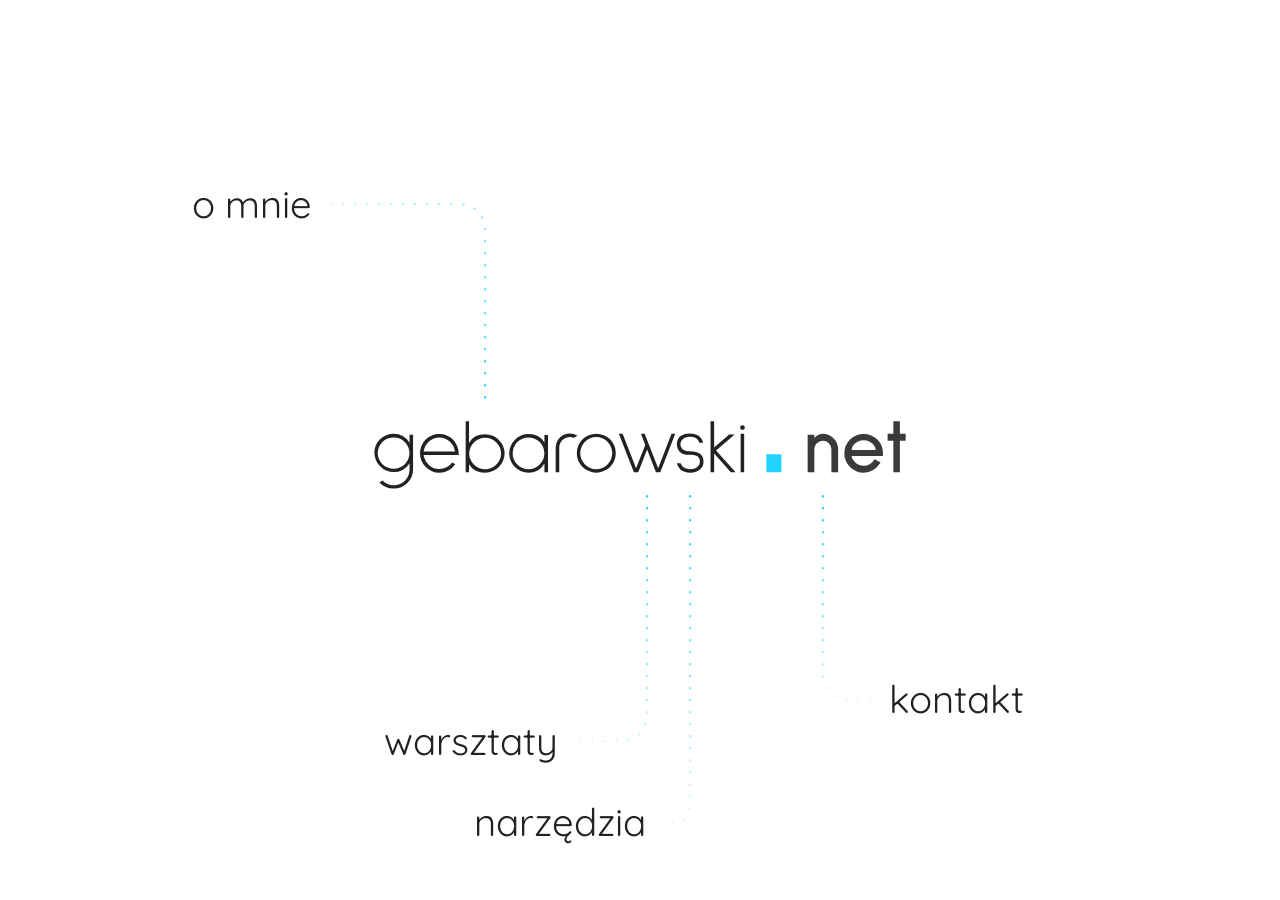
<file: index.html>
<!DOCTYPE html>
<html lang="pl">
<head>
    <meta charset="UTF-8">
    <meta name="viewport" content="width=device-width, initial-scale=1.0">
    <title>Paweł Gębarowski | gebarowski.net</title>
    <link rel="icon" href="favicon.svg" type="image/svg+xml">
    <link rel="icon" href="favicon-32.png" sizes="32x32" type="image/png">
    <link rel="apple-touch-icon" href="apple-touch-icon.png">
    <meta name="description" content="Paweł Gębarowski kieruje zespołem inżynierów w Ocado Technology. Warsztaty o informacji zwrotnej i wyborze drogi zawodowej, narzędzia do wyboru zawodu.">
    <link rel="canonical" href="https://gebarowski.net/">
    <meta property="og:type" content="website">
    <meta property="og:site_name" content="gebarowski.net">
    <meta property="og:locale" content="pl_PL">
    <meta property="og:url" content="https://gebarowski.net/">
    <meta property="og:title" content="Paweł Gębarowski">
    <meta property="og:description" content="Paweł Gębarowski kieruje zespołem inżynierów w Ocado Technology. Warsztaty o informacji zwrotnej i wyborze drogi zawodowej, narzędzia do wyboru zawodu.">
    <meta property="og:image" content="https://gebarowski.net/images/og.png">
    <meta property="og:image:width" content="1200">
    <meta property="og:image:height" content="630">
    <meta property="og:image:alt" content="gebarowski.net, Paweł Gębarowski, rozwój zawodowy">
    <meta name="twitter:card" content="summary_large_image">
    <script type="application/ld+json">
{
  "@context": "https://schema.org",
  "@graph": [
    {
      "@type": "WebSite",
      "@id": "https://gebarowski.net/#website",
      "url": "https://gebarowski.net/",
      "name": "gebarowski.net",
      "inLanguage": "pl",
      "publisher": {
        "@id": "https://gebarowski.net/#person"
      }
    },
    {
      "@type": "Person",
      "@id": "https://gebarowski.net/#person",
      "name": "Paweł Gębarowski",
      "url": "https://gebarowski.net/",
      "image": "https://gebarowski.net/images/portrait.jpg",
          "description": "Kieruje zespołem inżynierów w Ocado Technology. Prowadzi warsztaty o informacji zwrotnej i o wyborze drogi zawodowej.",
      "worksFor": {
        "@type": "Organization",
        "name": "Ocado Technology"
      },
      "sameAs": [
        "https://www.linkedin.com/in/pawel-gebarowski/"
      ]
    }
  ]
}
    </script>
    <link rel="preconnect" href="https://fonts.googleapis.com">
    <link rel="preconnect" href="https://fonts.gstatic.com" crossorigin>
    <link href="https://fonts.googleapis.com/css2?family=Quicksand:wght@400&display=swap" rel="stylesheet">
    
    <style>
        body {
            margin: 0;
            overflow: hidden;
            background-color: #ffffff;
            font-family: 'Quicksand', sans-serif;
        }

        #logo {
            position: absolute;
            top: 50%;
            left: 50%;
            transform: translate(-50%, -50%);
            font-size: clamp(2.4rem, 6vw, 4.8rem);
            height: 1.368em;
            z-index: 10;
        }

        #logo-g {
            fill: #222;
        }

        #logo-dot {
            fill: #22d3ff;
        }

        #logo-net {
            fill: #3a3a3a;
        }

        .link {
            position: absolute;
            font-size: clamp(1.44rem, 3vw, 2.4rem);
            color: #222;
            text-decoration: none;
            z-index: 10;
            transition: color 0.3s, transform 0.2s;
        }
        
        .link:hover {
            color: #22d3ff;
            transform: scale(1.05);
        }

        #link-about { top: 20%; left: 15%; }
        #link-contact { top: 75%; right: 20%; }
        #link-workshops { bottom: 15%; left: 30%; }
        #link-tools { bottom: 6%; left: 37%; }

        .card {
            border: none;
            padding: 0;
            width: min(420px, calc(100vw - 32px));
            max-height: calc(100dvh - 32px);
            overflow: auto;
            border-radius: 20px;
            background: #fff;
            color: #222;
            font-family: inherit;
            font-size: 1.05rem;
            line-height: 1.5;
            box-shadow: 0 20px 60px rgba(0, 0, 0, 0.12), 0 0 0 1px rgba(34, 211, 255, 0.35);
        }

        .card::backdrop {
            background: rgba(255, 255, 255, 0.55);
            backdrop-filter: blur(2px);
        }

        .card-body {
            position: relative;
            padding: 32px 28px 28px;
        }

        .card h2 {
            margin: 0 40px 12px 0;
            font-size: 1.6rem;
            font-weight: 400;
        }

        .card p {
            margin: 0 0 12px;
        }

        .card-head {
            display: flex;
            align-items: center;
            gap: 16px;
            margin: 0 40px 16px 0;
        }

        .card-head h2 {
            margin: 0;
        }

        .portrait {
            flex: none;
            width: 72px;
            height: 72px;
            border-radius: 50%;
            box-shadow: 0 0 0 2px #fff, 0 0 0 4px #22d3ff;
        }

        .card-list {
            margin: 0;
            padding: 0;
            list-style: none;
        }

        .card-list li {
            position: relative;
            padding-left: 20px;
            margin-top: 8px;
        }

        .card-list li::before {
            content: '';
            position: absolute;
            left: 0;
            top: 0.6em;
            width: 6px;
            height: 6px;
            background: #22d3ff;
        }

        .card-list a {
            color: #222;
            text-decoration-color: #22d3ff;
            text-underline-offset: 4px;
            overflow-wrap: anywhere;
        }

        .card-list a:hover {
            color: #0aa6d6;
        }

        .card-close {
            position: absolute;
            top: 12px;
            right: 12px;
            width: 40px;
            height: 40px;
            border: none;
            border-radius: 50%;
            background: transparent;
            color: #222;
            font: inherit;
            font-size: 28px;
            line-height: 1;
            cursor: pointer;
            transition: background-color 0.2s;
        }

        .card-close:hover {
            background: rgba(34, 211, 255, 0.15);
        }

        .card-close:focus-visible,
        .link:focus-visible,
        .card-list a:focus-visible {
            outline: 2px solid #22d3ff;
            outline-offset: 3px;
        }

        @media (max-width: 600px) {
            #link-about { top: 18%; left: auto; right: 10%; }
            #link-workshops { top: 64%; bottom: auto; left: 8%; }
            #link-tools { top: 73%; bottom: auto; left: 18%; }
            #link-contact { top: auto; bottom: 12%; right: auto; left: 10%; }
        }

        #svg-canvas {
            position: absolute;
            top: 0;
            left: 0;
            width: 100%;
            height: 100%;
            z-index: 1;
            pointer-events: none;
        }
    </style>
</head>
<body>

    <svg id="logo" viewBox="0 0 699.88 136.8" role="img" aria-label="gebarowski.net"><g id="logo-g"><path d="M18.9 116.55Q14.1 114.4 10.5 110.6L14.6 108.2Q17.4 111.1 21.15 112.65Q24.9 114.2 29.2 114.2Q33.4 114.2 37.2 112.65Q41 111.1 43.8 108.3Q46.6 105.6 48.2 101.85Q49.8 98.1 49.8 94L49.8 85.9Q42.2 97.2 29.1 97.2Q24.1 97.2 19.45 95.15Q14.8 93.1 11.4 89.5Q7.9 85.9 5.95 81.3Q4 76.7 4 71.8Q4 66.8 5.95 62.25Q7.9 57.7 11.4 54.4Q14.8 51.1 19.4 49.25Q24 47.4 29.1 47.4Q36 47.4 41.4 50.4Q46.8 53.4 49.8 58.9L49.8 48.7L54.4 48.7L54.4 94Q54.4 99 52.45 103.5Q50.5 108 47 111.4Q43.6 114.8 38.95 116.75Q34.3 118.7 29.2 118.7Q23.7 118.7 18.9 116.55ZM21.15 53.55Q17.3 55.1 14.5 57.9Q11.7 60.6 10.05 64.5Q8.4 68.4 8.4 72.5Q8.4 76.6 10 80.25Q11.6 83.9 14.5 86.8Q17.3 89.6 21.15 91.2Q25 92.8 29.1 92.8Q33.2 92.8 36.95 91.2Q40.7 89.6 43.6 86.8Q46.4 84 48.05 80.3Q49.7 76.6 49.7 72.5Q49.7 68.4 48.05 64.5Q46.4 60.6 43.6 57.9Q40.8 55.1 37 53.55Q33.2 52 29.1 52Q25 52 21.15 53.55Z"/><path d="M68.1 75Q69.7 83.3 75.4 88.3Q81 93.3 88.6 93.3Q93.8 93.3 98.1 91Q102.4 88.7 105.4 84.7L109.4 86.9Q105.8 92 100.4 94.95Q95 97.9 88.6 97.9Q83.5 97.9 78.9 95.95Q74.3 94 70.8 90.5Q67.3 87 65.35 82.4Q63.4 77.8 63.4 72.7Q63.4 67.6 65.35 62.95Q67.3 58.3 70.8 54.8Q74.2 51.3 78.85 49.4Q83.5 47.5 88.6 47.5Q93.7 47.5 98.35 49.4Q103 51.3 106.4 54.8Q109.6 58.1 111.75 63.3Q113.9 68.5 113.9 73.4L113.8 75L68.1 75ZM75.4 57Q69.7 62 68.1 70.3L109.1 70.3Q107.5 62 101.8 57Q96.2 52 88.6 52Q81 52 75.4 57Z"/><path d="M135.9 95.4Q130.6 92.9 127.3 87L127.3 97.4L122.9 97.4L122.9 31L127.3 31L127.3 59.2Q130.7 53.2 135.85 50.55Q141 47.9 148.3 47.9Q153.4 47.9 158.1 49.9Q162.8 51.9 166.2 55.3Q169.7 58.8 171.65 63.35Q173.6 67.9 173.6 72.9Q173.6 77.9 171.65 82.45Q169.7 87 166.2 90.5Q162.8 93.9 158.1 95.9Q153.4 97.9 148.3 97.9Q141.2 97.9 135.9 95.4ZM140.35 54.1Q136.6 55.7 133.7 58.5Q130.8 61.3 129.15 65.05Q127.5 68.8 127.5 72.9Q127.5 77 129.15 80.8Q130.8 84.6 133.6 87.4Q136.4 90.2 140.25 91.8Q144.1 93.4 148.3 93.4Q152.5 93.4 156.3 91.8Q160.1 90.2 162.9 87.4Q165.7 84.6 167.35 80.8Q169 77 169 72.9Q169 68.8 167.4 65.1Q165.8 61.4 162.9 58.5Q160.1 55.7 156.3 54.1Q152.5 52.5 148.3 52.5Q144.1 52.5 140.35 54.1Z"/><path d="M225.5 97.4L225.5 85.9Q221.7 92.1 216.55 95Q211.4 97.9 204.8 97.9Q199.6 97.9 195.05 96Q190.5 94.1 187 90.6Q183.5 87.2 181.55 82.55Q179.6 77.9 179.6 72.8Q179.6 67.7 181.55 63.05Q183.5 58.4 187 54.9Q190.5 51.4 195.05 49.5Q199.6 47.6 204.8 47.6Q212 47.6 217.25 50.4Q222.5 53.2 225.5 58.7L225.5 48.8L230.1 48.8L230.1 97.4L225.5 97.4ZM196.75 53.7Q192.9 55.3 190.1 58.1Q187.3 60.9 185.7 64.75Q184.1 68.6 184.1 72.8Q184.1 77 185.7 80.8Q187.3 84.6 190.1 87.4Q192.9 90.2 196.75 91.8Q200.6 93.4 204.8 93.4Q208.9 93.4 212.7 91.8Q216.5 90.2 219.3 87.4Q222.1 84.6 223.75 80.8Q225.4 77 225.4 72.8Q225.4 68.6 223.8 64.75Q222.2 60.9 219.4 58.1Q216.6 55.3 212.8 53.7Q209 52.1 204.8 52.1Q200.6 52.1 196.75 53.7Z"/><path d="M263.6 52.4Q260.9 51.5 258.7 51.5Q253 51.5 248.9 55.4Q247 57.3 245.9 59.8Q244.8 62.3 244.8 64.9L244.8 97.4L240.1 97.4L240.1 64.9Q240.1 59.6 242.95 55.35Q245.8 51.1 250.8 48.7Q254.4 47 258.7 47Q264.2 47 268.6 49.7L263.6 52.4Z"/><path d="M283.2 95.9Q278.6 93.9 275.1 90.4Q271.6 86.9 269.6 82.3Q267.6 77.7 267.6 72.6Q267.6 67.4 269.6 62.7Q271.6 58 275.1 54.5Q278.6 51 283.2 49.05Q287.8 47.1 292.9 47.1Q298.1 47.1 302.8 49.05Q307.5 51 311 54.5Q314.5 58 316.45 62.7Q318.4 67.4 318.4 72.6Q318.4 77.7 316.45 82.3Q314.5 86.9 311 90.4Q307.5 93.9 302.8 95.9Q298.1 97.9 292.9 97.9Q287.8 97.9 283.2 95.9ZM284.95 53.2Q281.2 54.8 278.3 57.7Q275.4 60.6 273.75 64.5Q272.1 68.4 272.1 72.6Q272.1 76.8 273.75 80.6Q275.4 84.4 278.3 87.3Q281.2 90.2 284.95 91.85Q288.7 93.5 292.9 93.5Q297.1 93.5 301 91.85Q304.9 90.2 307.7 87.3Q310.6 84.4 312.2 80.6Q313.8 76.8 313.8 72.6Q313.8 68.4 312.15 64.5Q310.5 60.6 307.7 57.7Q304.9 54.8 301 53.2Q297.1 51.6 292.9 51.6Q288.7 51.6 284.95 53.2Z"/><path d="M376.4 97.4L370.7 97.4L359.2 67.9L347.7 97.4L342 97.4L322.4 47.4L327.3 47.4L344.8 92.3L356.8 61.8L351.2 47.4L356 47.4L373.6 92.3L391 47.4L395.8 47.4L376.4 97.4Z"/><path d="M415.7 97.9Q407 97.9 402.2 93.4Q399 90.3 397.9 85.8L402.8 85.8Q404 89.5 407.5 91.45Q411 93.4 415.4 93.4Q421.1 93.4 424.7 90.5Q428 87.8 428 83.8Q428 78.2 424.1 76.2Q420.9 74.7 414.7 74.7Q408.6 74.7 405.8 73.45Q403 72.2 401 70Q397.9 66.3 397.9 61.2Q397.9 57.8 399.3 54.75Q400.7 51.7 403.3 49.9Q407.8 46.8 415 46.8Q421.1 46.8 425.2 49.2Q428 50.8 430.1 54Q431.6 56.4 432.2 59.1L427.3 59.1Q426.7 57.1 426.1 56.2Q423.1 51.6 415.6 51.3Q411 51.3 408.3 52.4Q405.6 53.6 404.1 55.9Q402.6 58.2 402.6 60.9Q402.6 62.4 403 63.6Q404.2 68 408.2 69.2Q410.1 69.9 412.45 70Q414.8 70.1 415.2 70.1Q419.1 70.3 421.5 70.7Q423.9 71.1 426.5 72.4Q432.7 75.6 432.7 83.9Q432.6 89.4 428.3 93.5Q423.5 97.9 415.7 97.9Z"/><path d="M468.2 97.4L446.5 73.1L446.5 97.4L441.8 97.4L441.8 30.9L446.5 30.9L446.5 65.1L466.1 48.1L473.2 48.1L449 69L474.4 97.4L468.2 97.4Z"/><path d="M481.2 41.25Q480.4 40.4 480.4 39.1Q480.4 37.8 481.2 36.95Q482 36.1 483.3 36.1Q484.6 36.1 485.5 36.95Q486.4 37.8 486.4 39.1Q486.4 40.4 485.5 41.25Q484.6 42.1 483.3 42.1Q482 42.1 481.2 41.25ZM481 97.4L481 47.4L485.6 47.4L485.6 97.4L481 97.4Z"/></g><g id="logo-dot"><path d="M534.11 97.4L514.5 97.4L514.5 74.02L534.11 74.02L534.11 97.4Z"/></g><g id="logo-net"><path d="M599.17 97.4L599.17 67.4Q599.17 62.9 595.88 59.6Q592.67 56.4 588.07 56.4Q583.57 56.4 580.27 59.7Q578.77 61.2 577.88 63.25Q576.98 65.3 576.98 67.4L576.98 97.4L568.27 97.4L568.27 48.6L576.98 48.6L576.98 52.7Q578.88 50.4 581.98 48.9Q585.07 47.4 588.07 47.4Q592.07 47.4 595.73 48.95Q599.38 50.5 602.17 53.3Q604.88 56 606.42 59.65Q607.98 63.3 607.98 67.4L607.98 97.4L599.17 97.4Z"/><path d="M625.58 76.2Q625.58 78.6 627.33 81.2Q629.08 83.8 631.38 85.6Q635.58 88.9 641.18 88.9Q650.08 88.9 655.68 80.3L663.27 84.8Q659.38 91.1 653.68 94.5Q647.98 97.9 641.18 97.9Q636.08 97.9 631.48 95.95Q626.88 94 623.38 90.5Q619.88 87 617.93 82.4Q615.98 77.8 615.98 72.7Q615.98 67.6 617.93 62.95Q619.88 58.3 623.38 54.8Q626.77 51.3 631.43 49.4Q636.08 47.5 641.18 47.5Q646.27 47.5 650.93 49.4Q655.58 51.3 658.98 54.8Q666.38 62.4 666.38 72.4Q666.38 74.2 666.08 76.2L625.58 76.2ZM633.48 57.5Q629.88 59.3 627.73 62.25Q625.58 65.2 625.58 68.5L656.77 68.5Q656.77 65.2 654.62 62.25Q652.48 59.3 648.88 57.5Q645.27 55.7 641.18 55.7Q637.08 55.7 633.48 57.5Z"/><path d="M688.38 56.4L688.38 97.4L679.88 97.4L679.88 56.4L672.38 56.4L672.38 47.4L679.88 47.4L679.88 30.9L688.38 30.9L688.38 47.4L695.88 47.4L695.88 56.4L688.38 56.4Z"/></g></svg>

    <a href="#about" class="link" id="link-about" data-card="card-about">o mnie</a>
    <a href="#contact" class="link" id="link-contact" data-card="card-contact">kontakt</a>
    <a href="workshops.html" class="link" id="link-workshops" data-line="workshops">warsztaty</a>
    <a href="tools/" class="link" id="link-tools" data-line="tools">narzędzia</a>

    <dialog class="card" id="card-about" aria-labelledby="card-about-title">
        <div class="card-body">
            <button class="card-close" type="button" aria-label="Zamknij">×</button>
            <div class="card-head">
                <img class="portrait" src="images/portrait.jpg" width="72" height="72" alt="Paweł Gębarowski">
                <h2 id="card-about-title">Paweł Gębarowski</h2>
            </div>
            <p>Od ponad 15 lat pracuję w branży technologicznej, a dziś kieruję pracą zespołu inżynierów w Ocado Technology.</p>
            <p>Bardzo ważne są dla mnie relacje w miejscu pracy. Dużą satysfakcję daje mi wspieranie rozwoju zawodowego ludzi, z którymi pracuję.</p>
            <ul class="card-list">
                <li>Tworzę aplikacje i narzędzia dla inżynierów.</li>
                <li>Prowadzę warsztaty o informacji zwrotnej.</li>
                <li>Lubię muzykę, po godzinach gram na gitarze i pianinie.</li>
            </ul>
        </div>
    </dialog>

    <dialog class="card" id="card-contact" aria-labelledby="card-contact-title" data-nosnippet>
        <div class="card-body">
            <button class="card-close" type="button" aria-label="Zamknij">×</button>
            <h2 id="card-contact-title">Kontakt</h2>
            <ul class="card-list">
                <li><a data-email-user="pawelgebarowski" data-email-domain="gmail.com" data-email-show>e-mail</a></li>
                <li><a href="https://www.linkedin.com/in/pawel-gebarowski/" target="_blank" rel="noopener noreferrer">LinkedIn ↗</a></li>
            </ul>
        </div>
    </dialog>

    <svg id="svg-canvas">
        <defs>
            <linearGradient id="grad-contact" gradientUnits="userSpaceOnUse"></linearGradient>
            <linearGradient id="grad-about" gradientUnits="userSpaceOnUse"></linearGradient>
            <linearGradient id="grad-workshops" gradientUnits="userSpaceOnUse"></linearGradient>
            <linearGradient id="grad-tools" gradientUnits="userSpaceOnUse"></linearGradient>
        </defs>
        <path id="path-contact" fill="none" stroke="url(#grad-contact)" stroke-width="2.4" stroke-linecap="round" stroke-dasharray="0, 12" />
        <path id="path-about" fill="none" stroke="url(#grad-about)" stroke-width="2.4" stroke-linecap="round" stroke-dasharray="0, 12" />
        <path id="path-workshops" fill="none" stroke="url(#grad-workshops)" stroke-width="2.4" stroke-linecap="round" stroke-dasharray="0, 12" />
        <path id="path-tools" fill="none" stroke="url(#grad-tools)" stroke-width="2.4" stroke-linecap="round" stroke-dasharray="0, 12" />
    </svg>

    <script>
        const LOGO_LINE_GAP = 24;
        const CORNER_RADIUS = 29;
        const LINK_GAP = 18;
        const LETTER_W = 6;
        const LETTER_S = 7;
        const LETTER_K = 8;

        function letterBounds(word, letterIndex) {
            return word.children[letterIndex].getBoundingClientRect();
        }

        function logoTextLevels(name) {
            const flatLetter = letterBounds(name, LETTER_K);
            return { top: flatLetter.top, baseline: flatLetter.bottom };
        }

        function letterCenterX(word, letterIndex) {
            const bounds = letterBounds(word, letterIndex);
            return bounds.left + bounds.width / 2;
        }

        function linkEndpoint(link, lineX) {
            const linkIsOnLeft = link.left + link.width / 2 < lineX;
            const x = linkIsOnLeft ? link.right + LINK_GAP : link.left - LINK_GAP;
            return { x, y: link.top + link.height / 2 };
        }

        function moveToward(from, to, distance) {
            const length = Math.hypot(to.x - from.x, to.y - from.y);
            const ratio = length ? Math.min(distance, length / 2) / length : 0;
            return { x: from.x + (to.x - from.x) * ratio, y: from.y + (to.y - from.y) * ratio };
        }

        function roundedPath(points) {
            const lastIndex = points.length - 1;
            const corners = points.slice(1, lastIndex).map((corner, index) => {
                const entry = moveToward(corner, points[index], CORNER_RADIUS);
                const exit = moveToward(corner, points[index + 2], CORNER_RADIUS);
                return `L ${entry.x} ${entry.y} Q ${corner.x} ${corner.y} ${exit.x} ${exit.y}`;
            });
            const start = `M ${points[0].x} ${points[0].y}`;
            const end = `L ${points[lastIndex].x} ${points[lastIndex].y}`;
            return [start, ...corners, end].join(' ');
        }

        function drawLineToLink(target, start) {
            const link = document.getElementById(`link-${target}`).getBoundingClientRect();
            const end = linkEndpoint(link, start.x);
            document.getElementById(`path-${target}`).setAttribute('d', roundedPath([start, { x: start.x, y: end.y }, end]));
            setGradient(`grad-${target}`, start, end);
        }

        function drawLines() {
            const name = document.getElementById('logo-g');
            const domain = document.getElementById('logo-net');
            const levels = logoTextLevels(name);
            drawLineToLink('about', { x: letterCenterX(name, 2), y: levels.top - LOGO_LINE_GAP });
            drawLineToLink('contact', { x: letterCenterX(domain, 0), y: levels.baseline + LOGO_LINE_GAP });
            drawLineToLink('workshops', { x: letterCenterX(name, LETTER_W), y: levels.baseline + LOGO_LINE_GAP });
            drawLineToLink('tools', { x: letterCenterX(name, LETTER_S), y: levels.baseline + LOGO_LINE_GAP });
        }

        function setGradient(id, startPoint, endPoint) {
            const gradient = document.getElementById(id);
            gradient.setAttribute('x1', startPoint.x);
            gradient.setAttribute('y1', startPoint.y);
            gradient.setAttribute('x2', endPoint.x);
            gradient.setAttribute('y2', endPoint.y);
            gradient.innerHTML = `
                <stop offset="0%" stop-color="#22d3ff" stop-opacity="1"/>
                <stop offset="100%" stop-color="#22d3ff" stop-opacity="0.15"/>
            `;
        }

        const reducedMotion = matchMedia('(prefers-reduced-motion: reduce)');

        function motionDuration(milliseconds) {
            return reducedMotion.matches ? 0 : milliseconds;
        }

        function flightFromLink(link, card) {
            const from = link.getBoundingClientRect();
            const to = card.getBoundingClientRect();
            const dx = from.left + from.width / 2 - (to.left + to.width / 2);
            const dy = from.top + from.height / 2 - (to.top + to.height / 2);
            return [
                { transform: `translate(${dx}px, ${dy}px) scale(0.1)`, opacity: 0 },
                { transform: 'none', opacity: 1 }
            ];
        }

        function openCard(link, card) {
            card.showModal();
            card.animate(flightFromLink(link, card), {
                duration: motionDuration(450),
                easing: 'cubic-bezier(0.2, 0.8, 0.2, 1)'
            });
        }

        async function closeCard(link, card) {
            if (card.dataset.closing) return;
            card.dataset.closing = 'true';
            const flightBack = card.animate(flightFromLink(link, card).reverse(), {
                duration: motionDuration(300),
                easing: 'ease-in',
                fill: 'forwards'
            });
            await flightBack.finished;
            card.close();
            flightBack.cancel();
            delete card.dataset.closing;
            link.focus();
        }

        function connectCard(link) {
            const card = document.getElementById(link.dataset.card);
            link.addEventListener('click', event => {
                event.preventDefault();
                openCard(link, card);
            });
            card.querySelector('.card-close').addEventListener('click', () => closeCard(link, card));
            card.addEventListener('cancel', event => {
                event.preventDefault();
                closeCard(link, card);
            });
            card.addEventListener('click', event => {
                const clickedBackdrop = event.target === card;
                if (clickedBackdrop) closeCard(link, card);
            });
        }

        async function leaveThroughLine(link) {
            const dots = document.getElementById(`path-${link.dataset.line}`);
            dots.animate([{ strokeDashoffset: 0 }, { strokeDashoffset: -48 }], {
                duration: motionDuration(700),
                easing: 'ease-in'
            });
            const fadeOut = document.body.animate([{ opacity: 1 }, { opacity: 0 }], {
                duration: motionDuration(450),
                delay: motionDuration(250),
                easing: 'ease-in',
                fill: 'forwards'
            });
            await fadeOut.finished;
            window.location.href = link.href;
        }

        function openCardFromAddress() {
            const link = location.hash && document.querySelector(`[data-card][href="${location.hash}"]`);
            if (link) openCard(link, document.getElementById(link.dataset.card));
        }

        document.querySelectorAll('[data-card]').forEach(connectCard);
        openCardFromAddress();

        document.querySelectorAll('[data-line]').forEach(link => link.addEventListener('click', event => {
            event.preventDefault();
            leaveThroughLine(event.currentTarget);
        }));

        window.addEventListener('pageshow', event => {
            if (event.persisted) document.body.getAnimations().forEach(animation => animation.cancel());
        });

        window.addEventListener('resize', drawLines);
        document.fonts.ready.then(drawLines);
        window.addEventListener('load', drawLines);
    </script>
    <script src="email.js" defer></script>
</body>
</html>
</file>
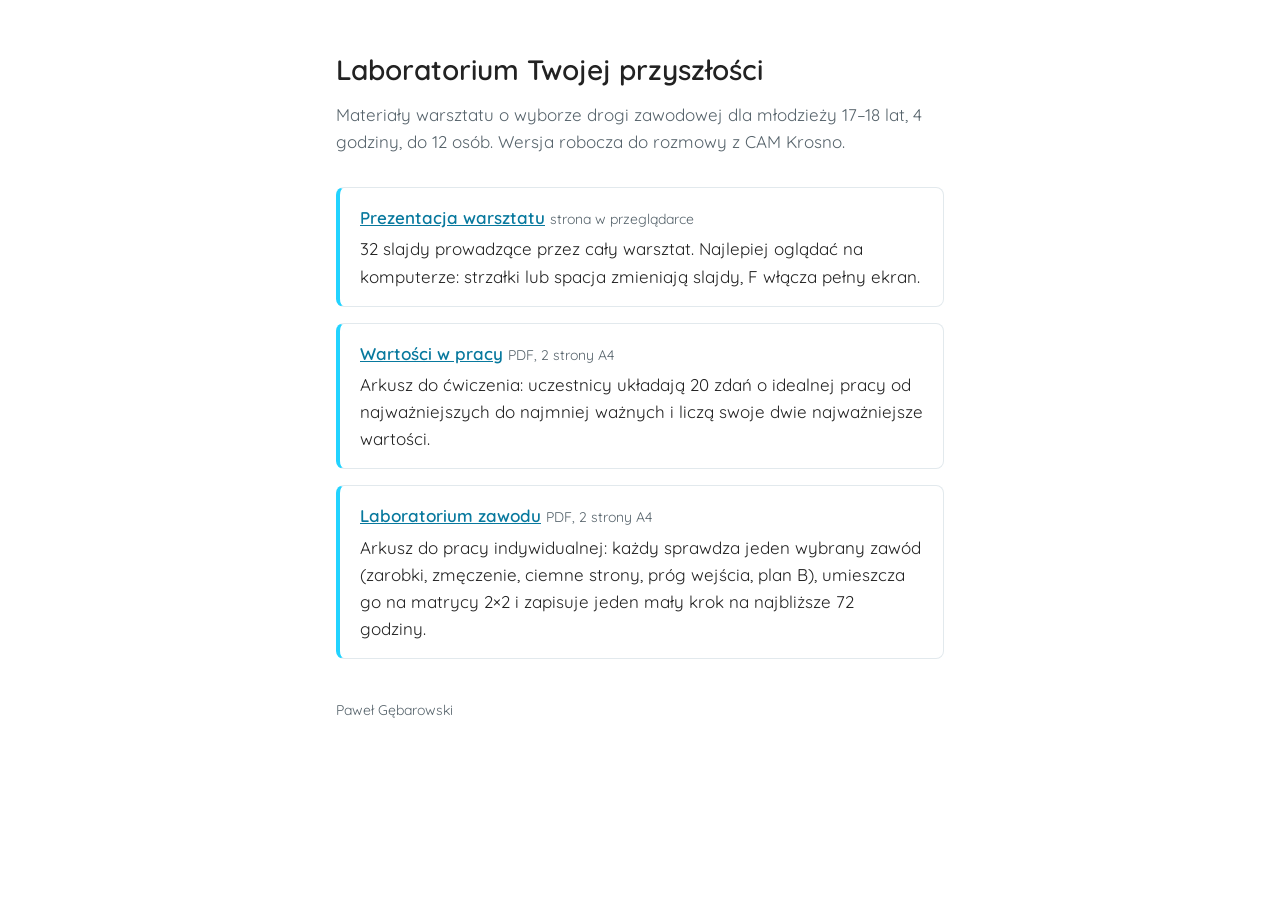
<file: cam-58bd4e99e995/index.html>
<!DOCTYPE html>
<html lang="pl">
<head>
    <meta charset="UTF-8">
    <meta name="viewport" content="width=device-width, initial-scale=1.0, viewport-fit=cover">
    <meta name="robots" content="noindex, nofollow, noarchive">
    <meta name="referrer" content="no-referrer">
    <title>Materiały warsztatu | Paweł Gębarowski</title>
    <link rel="icon" href="../favicon.svg" type="image/svg+xml">
    <link rel="preconnect" href="https://fonts.googleapis.com">
    <link rel="preconnect" href="https://fonts.gstatic.com" crossorigin>
    <link href="https://fonts.googleapis.com/css2?family=Quicksand:wght@400;600&display=swap" rel="stylesheet">
    <style>
        :root {
            color-scheme: light;
            --bg: #ffffff;
            --fg: #222222;
            --muted: #56636b;
            --line: #e2e9ed;
            --mark: #22d3ff;
            --link: #08799e;
            --font: 'Quicksand', 'Segoe UI', system-ui, sans-serif;
        }

        * {
            box-sizing: border-box;
        }

        body {
            margin: 0;
            background: var(--bg);
            color: var(--fg);
            font-family: var(--font);
            font-size: 1.0625rem;
            line-height: 1.6;
        }

        main {
            max-width: 40rem;
            margin: 0 auto;
            padding-block: 3rem;
            padding-left: max(16px, env(safe-area-inset-left, 0px));
            padding-right: max(16px, env(safe-area-inset-right, 0px));
        }

        h1 {
            margin: 0 0 0.5rem;
            font-size: 1.75rem;
            font-weight: 600;
            text-wrap: balance;
        }

        .lead {
            margin: 0 0 2rem;
            color: var(--muted);
        }

        ul {
            display: grid;
            gap: 1rem;
            margin: 0;
            padding: 0;
            list-style: none;
        }

        li {
            padding: 1rem 1.25rem;
            border: 1px solid var(--line);
            border-left: 4px solid var(--mark);
            border-radius: 8px;
        }

        a {
            color: var(--link);
            font-weight: 600;
        }

        .kind {
            color: var(--muted);
            font-size: 0.875rem;
        }

        li p {
            margin: 0.25rem 0 0;
        }

        footer {
            margin-top: 2.5rem;
            color: var(--muted);
            font-size: 0.875rem;
        }
    </style>
</head>
<body>
<main>
    <h1>Laboratorium Twojej przyszłości</h1>
    <p class="lead">Materiały warsztatu o wyborze drogi zawodowej dla młodzieży 17–18 lat, 4 godziny, do 12 osób. Wersja robocza do rozmowy z CAM Krosno.</p>
    <ul>
        <li>
            <a href="prezentacja.html">Prezentacja warsztatu</a> <span class="kind">strona w przeglądarce</span>
            <p>32 slajdy prowadzące przez cały warsztat. Najlepiej oglądać na komputerze: strzałki lub spacja zmieniają slajdy, F włącza pełny ekran.</p>
        </li>
        <li>
            <a href="wartosci-w-pracy.pdf">Wartości w pracy</a> <span class="kind">PDF, 2 strony A4</span>
            <p>Arkusz do ćwiczenia: uczestnicy układają 20 zdań o idealnej pracy od najważniejszych do najmniej ważnych i liczą swoje dwie najważniejsze wartości.</p>
        </li>
        <li>
            <a href="laboratorium-zawodu.pdf">Laboratorium zawodu</a> <span class="kind">PDF, 2 strony A4</span>
            <p>Arkusz do pracy indywidualnej: każdy sprawdza jeden wybrany zawód (zarobki, zmęczenie, ciemne strony, próg wejścia, plan B), umieszcza go na matrycy 2×2 i zapisuje jeden mały krok na najbliższe 72 godziny.</p>
        </li>
    </ul>
    <footer>Paweł Gębarowski</footer>
</main>
</body>
</html>
</file>
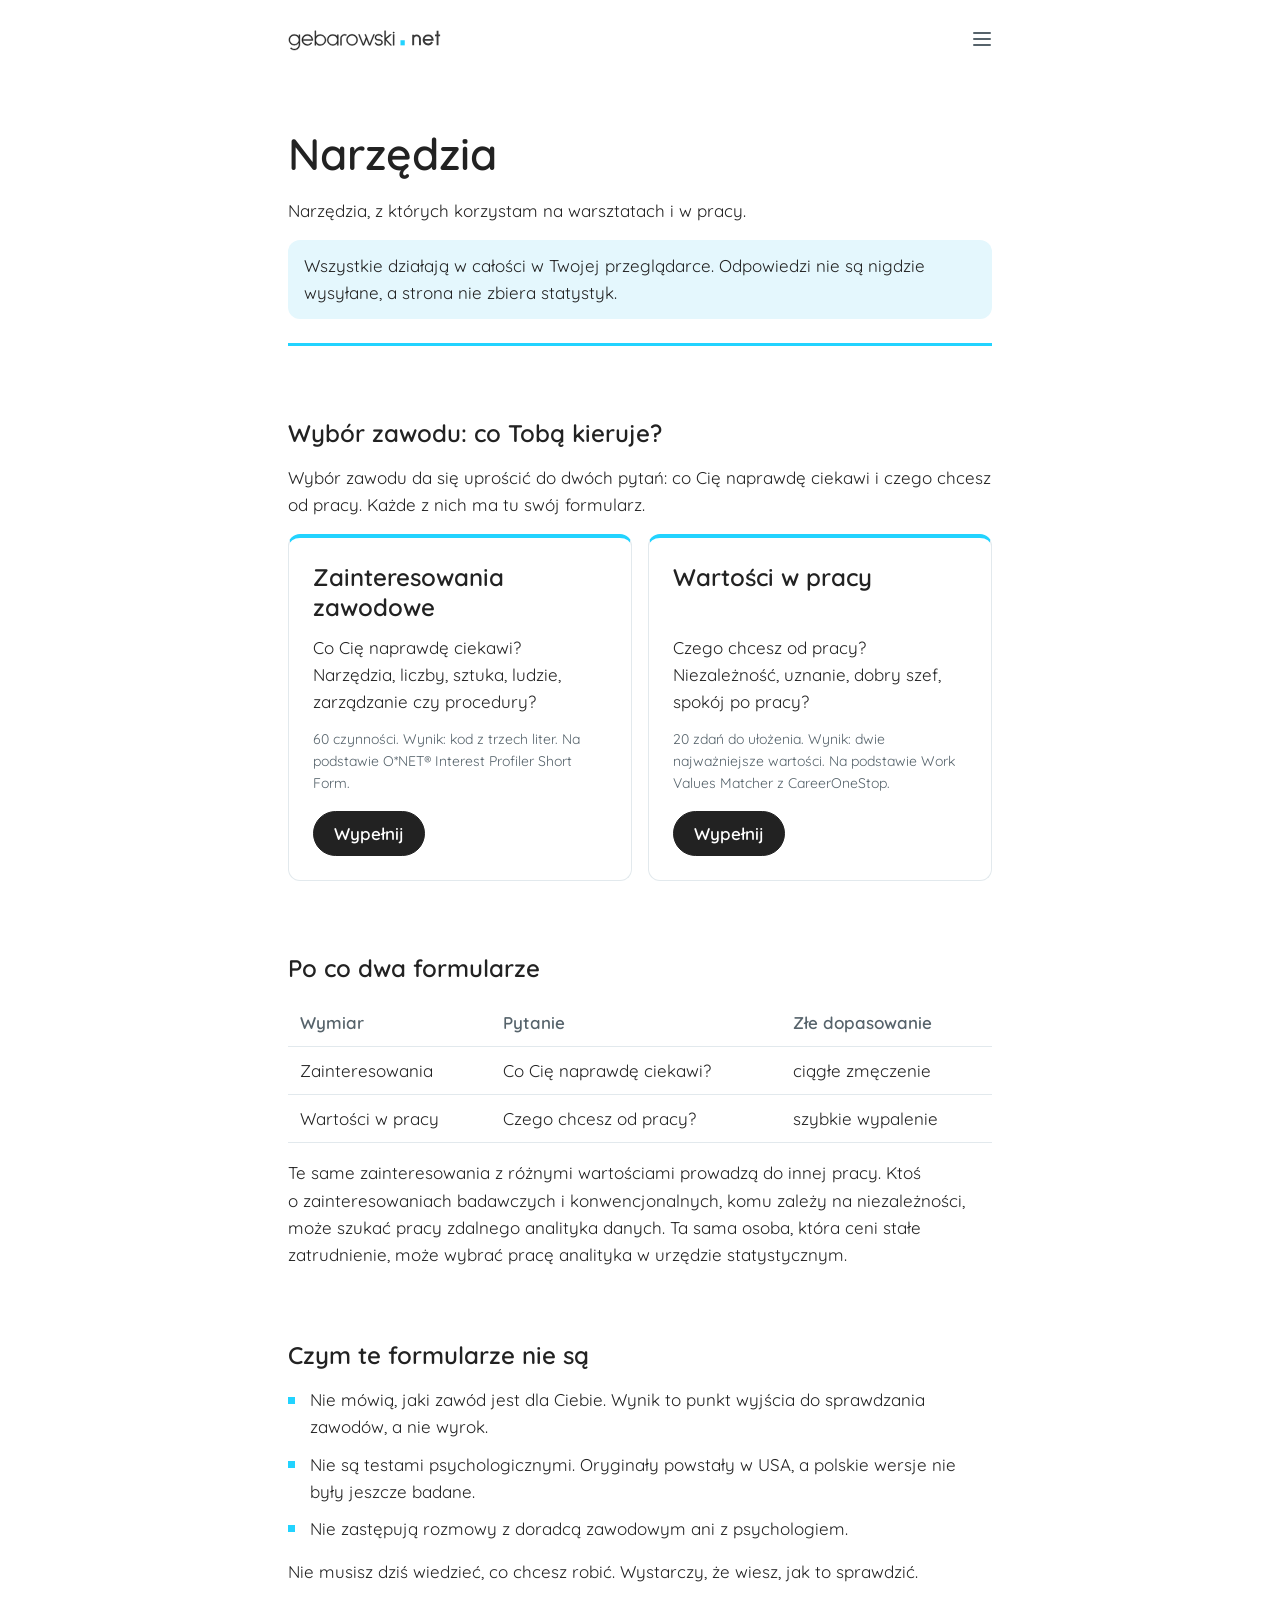
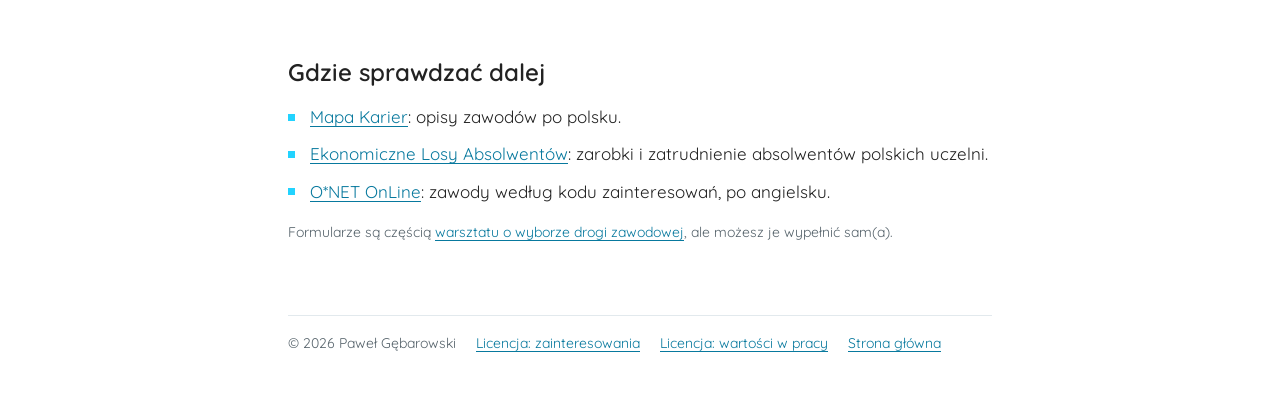
<file: tools/index.html>
<!DOCTYPE html>
<html lang="pl">
<head>
    <meta charset="UTF-8">
    <meta name="viewport" content="width=device-width, initial-scale=1.0, viewport-fit=cover">
    <title>Narzędzia do wyboru zawodu | Paweł Gębarowski</title>
    <meta name="description" content="Bezpłatne formularze po polsku do wyboru zawodu: zainteresowania zawodowe (O*NET® Interest Profiler) i wartości w pracy (Work Values Matcher).">
    <link rel="canonical" href="https://gebarowski.net/tools/">
    <meta property="og:type" content="website">
    <meta property="og:site_name" content="gebarowski.net">
    <meta property="og:locale" content="pl_PL">
    <meta property="og:url" content="https://gebarowski.net/tools/">
    <meta property="og:title" content="Narzędzia do wyboru zawodu">
    <meta property="og:description" content="Bezpłatne formularze po polsku do wyboru zawodu: zainteresowania zawodowe (O*NET® Interest Profiler) i wartości w pracy (Work Values Matcher).">
    <meta property="og:image" content="https://gebarowski.net/images/og.png">
    <meta property="og:image:width" content="1200">
    <meta property="og:image:height" content="630">
    <meta property="og:image:alt" content="gebarowski.net, Paweł Gębarowski, rozwój zawodowy">
    <meta name="twitter:card" content="summary_large_image">
    <link rel="icon" href="../favicon.svg" type="image/svg+xml">
    <link rel="icon" href="../favicon-32.png" sizes="32x32" type="image/png">
    <link rel="apple-touch-icon" href="../apple-touch-icon.png">
    <link rel="preconnect" href="https://fonts.googleapis.com">
    <link rel="preconnect" href="https://fonts.gstatic.com" crossorigin>
    <link href="https://fonts.googleapis.com/css2?family=Quicksand:wght@400;600&display=swap" rel="stylesheet">
    <link rel="stylesheet" href="tools.css">
    <link rel="stylesheet" href="../menu.css">
    <script src="../menu.js" defer></script>
</head>
<body>
    <div class="page">

        <header class="site-header">
            <a href="../index.html" aria-label="gebarowski.net, strona główna"><img src="../logo-small.svg" alt="gebarowski.net"></a>
            <div class="menu">
                <button class="menu-button" type="button" aria-label="Menu" aria-expanded="false" aria-controls="site-menu"><span></span><span></span><span></span></button>
                <nav class="menu-panel" id="site-menu" aria-label="Menu strony">
                    <ul>
                        <li><a href="../index.html">Strona główna</a></li>
                        <li><a href="../workshops.html">Warsztat</a></li>
                        <li><a href="../tools/" aria-current="page">Narzędzia</a></li>
                        <li class="menu-sub"><a href="../tools/interests.html">Zainteresowania zawodowe</a></li>
                        <li class="menu-sub"><a href="../tools/work-values.html">Wartości w&nbsp;pracy</a></li>
                        <li><a href="../index.html#about">O mnie</a></li>
                        <li><a href="../index.html#contact">Kontakt</a></li>
                    </ul>
                </nav>
            </div>
        </header>

        <div class="intro">
            <h1>Narzędzia</h1>
            <p>Narzędzia, z&nbsp;których korzystam na warsztatach i&nbsp;w&nbsp;pracy.</p>
            <p class="privacy">Wszystkie działają w&nbsp;całości w&nbsp;Twojej przeglądarce. Odpowiedzi nie są nigdzie wysyłane, a&nbsp;strona nie zbiera statystyk.</p>
        </div>

        <section aria-labelledby="forms-title">
            <h2 id="forms-title">Wybór zawodu: co Tobą kieruje?</h2>
            <p>Wybór zawodu da się uprościć do dwóch pytań: co Cię naprawdę ciekawi i&nbsp;czego chcesz od pracy. Każde z&nbsp;nich ma tu swój formularz.</p>
            <ul class="cards">
                <li>
                    <h3>Zainteresowania zawodowe</h3>
                    <p>Co Cię naprawdę ciekawi? Narzędzia, liczby, sztuka, ludzie, zarządzanie czy procedury?</p>
                    <p class="meta">60 czynności. Wynik: kod z&nbsp;trzech liter. Na podstawie O*NET® Interest Profiler Short Form.</p>
                    <a class="button" href="interests.html">Wypełnij</a>
                </li>
                <li>
                    <h3>Wartości w&nbsp;pracy</h3>
                    <p>Czego chcesz od pracy? Niezależność, uznanie, dobry szef, spokój po pracy?</p>
                    <p class="meta">20 zdań do ułożenia. Wynik: dwie najważniejsze wartości. Na podstawie Work Values Matcher z&nbsp;CareerOneStop.</p>
                    <a class="button" href="work-values.html">Wypełnij</a>
                </li>
            </ul>
        </section>

        <section aria-labelledby="why-title">
            <h2 id="why-title">Po co dwa formularze</h2>
            <table class="stack">
                <thead><tr><th>Wymiar</th><th>Pytanie</th><th>Złe dopasowanie</th></tr></thead>
                <tbody>
                    <tr><td>Zainteresowania</td><td>Co Cię naprawdę ciekawi?</td><td><span class="stack-label">Złe dopasowanie: </span>ciągłe zmęczenie</td></tr>
                    <tr><td>Wartości w&nbsp;pracy</td><td>Czego chcesz od pracy?</td><td><span class="stack-label">Złe dopasowanie: </span>szybkie wypalenie</td></tr>
                </tbody>
            </table>
            <p>Te same zainteresowania z&nbsp;różnymi wartościami prowadzą do innej pracy. Ktoś o&nbsp;zainteresowaniach badawczych i&nbsp;konwencjonalnych, komu zależy na niezależności, może szukać pracy zdalnego analityka danych. Ta sama osoba, która ceni stałe zatrudnienie, może wybrać pracę analityka w&nbsp;urzędzie statystycznym.</p>
        </section>

        <section aria-labelledby="limits-title">
            <h2 id="limits-title">Czym te formularze nie są</h2>
            <ul class="marked">
                <li>Nie mówią, jaki zawód jest dla Ciebie. Wynik to punkt wyjścia do sprawdzania zawodów, a&nbsp;nie wyrok.</li>
                <li>Nie są testami psychologicznymi. Oryginały powstały w&nbsp;USA, a&nbsp;polskie wersje nie były jeszcze badane.</li>
                <li>Nie zastępują rozmowy z&nbsp;doradcą zawodowym ani z&nbsp;psychologiem.</li>
            </ul>
            <p>Nie musisz dziś wiedzieć, co chcesz robić. Wystarczy, że wiesz, jak to sprawdzić.</p>
        </section>

        <section aria-labelledby="next-title">
            <h2 id="next-title">Gdzie sprawdzać dalej</h2>
            <ul class="marked">
                <li><a href="https://mapakarier.org/sciezki-kariery/" target="_blank" rel="noopener noreferrer">Mapa Karier</a>: opisy zawodów po polsku.</li>
                <li><a href="https://ela.nauka.gov.pl/" target="_blank" rel="noopener noreferrer">Ekonomiczne Losy Absolwentów</a>: zarobki i&nbsp;zatrudnienie absolwentów polskich uczelni.</li>
                <li><a href="https://www.onetonline.org/explore/interests/" target="_blank" rel="noopener noreferrer">O*NET OnLine</a>: zawody według kodu zainteresowań, po angielsku.</li>
            </ul>
            <p class="note">Formularze są częścią <a href="../workshops.html">warsztatu o&nbsp;wyborze drogi zawodowej</a>, ale możesz je wypełnić sam(a).</p>
        </section>

        <footer>
            <span>© 2026 Paweł Gębarowski</span>
            <a href="interests.html#license">Licencja: zainteresowania</a>
            <a href="work-values.html#license">Licencja: wartości w&nbsp;pracy</a>
            <a href="../index.html">Strona główna</a>
        </footer>

    </div>
</body>
</html>
</file>
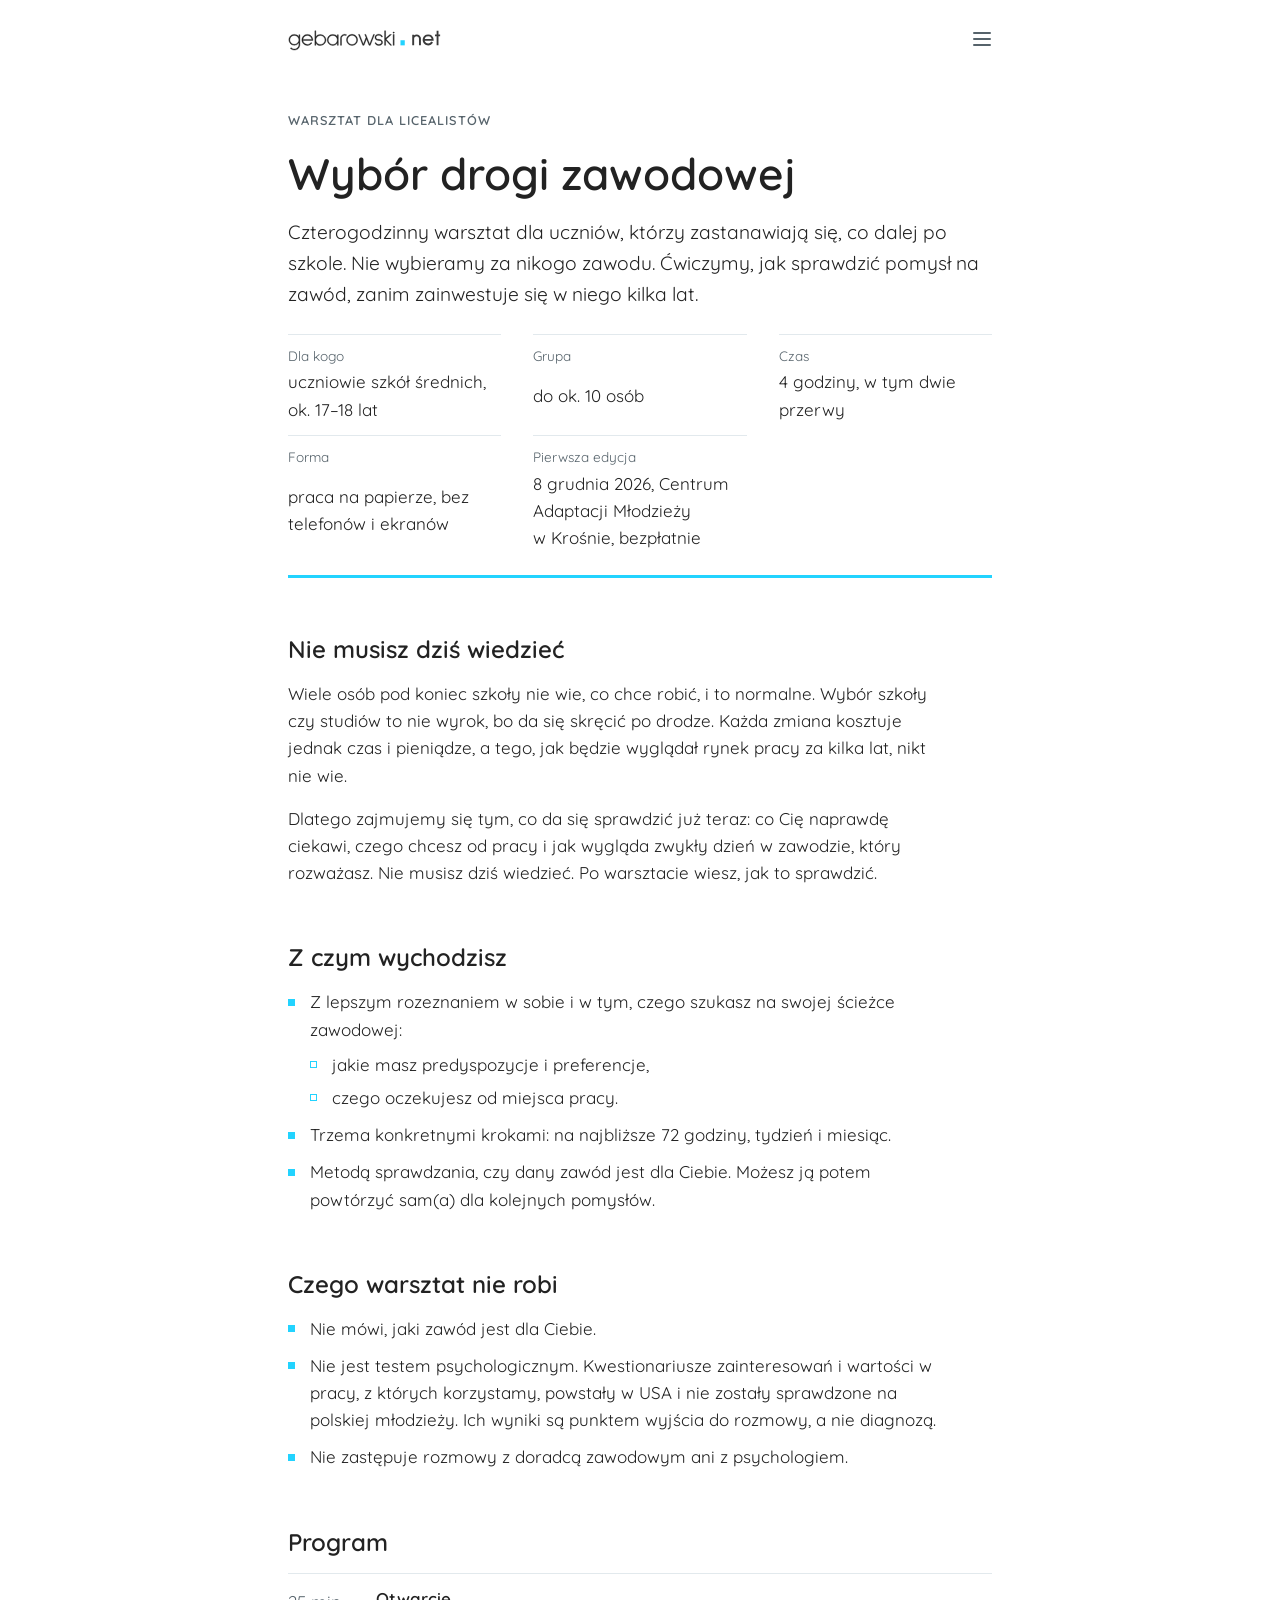
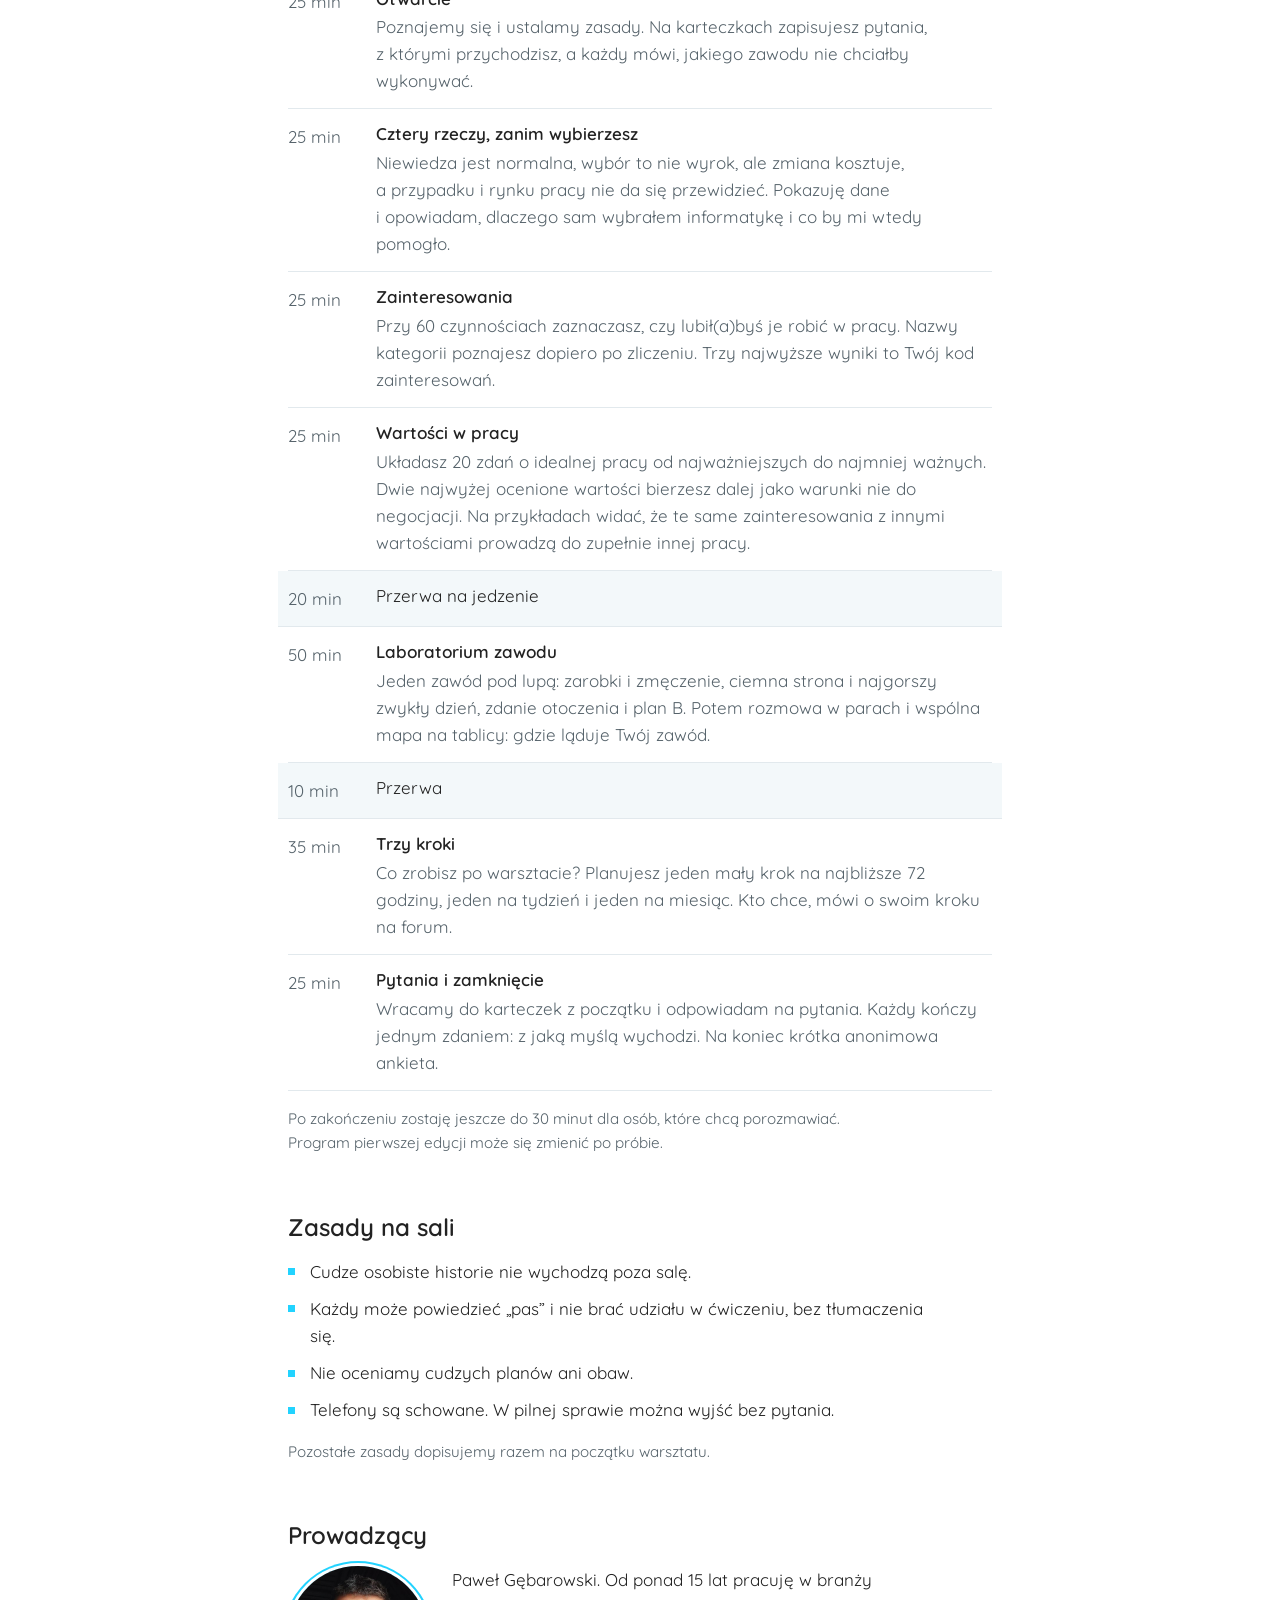
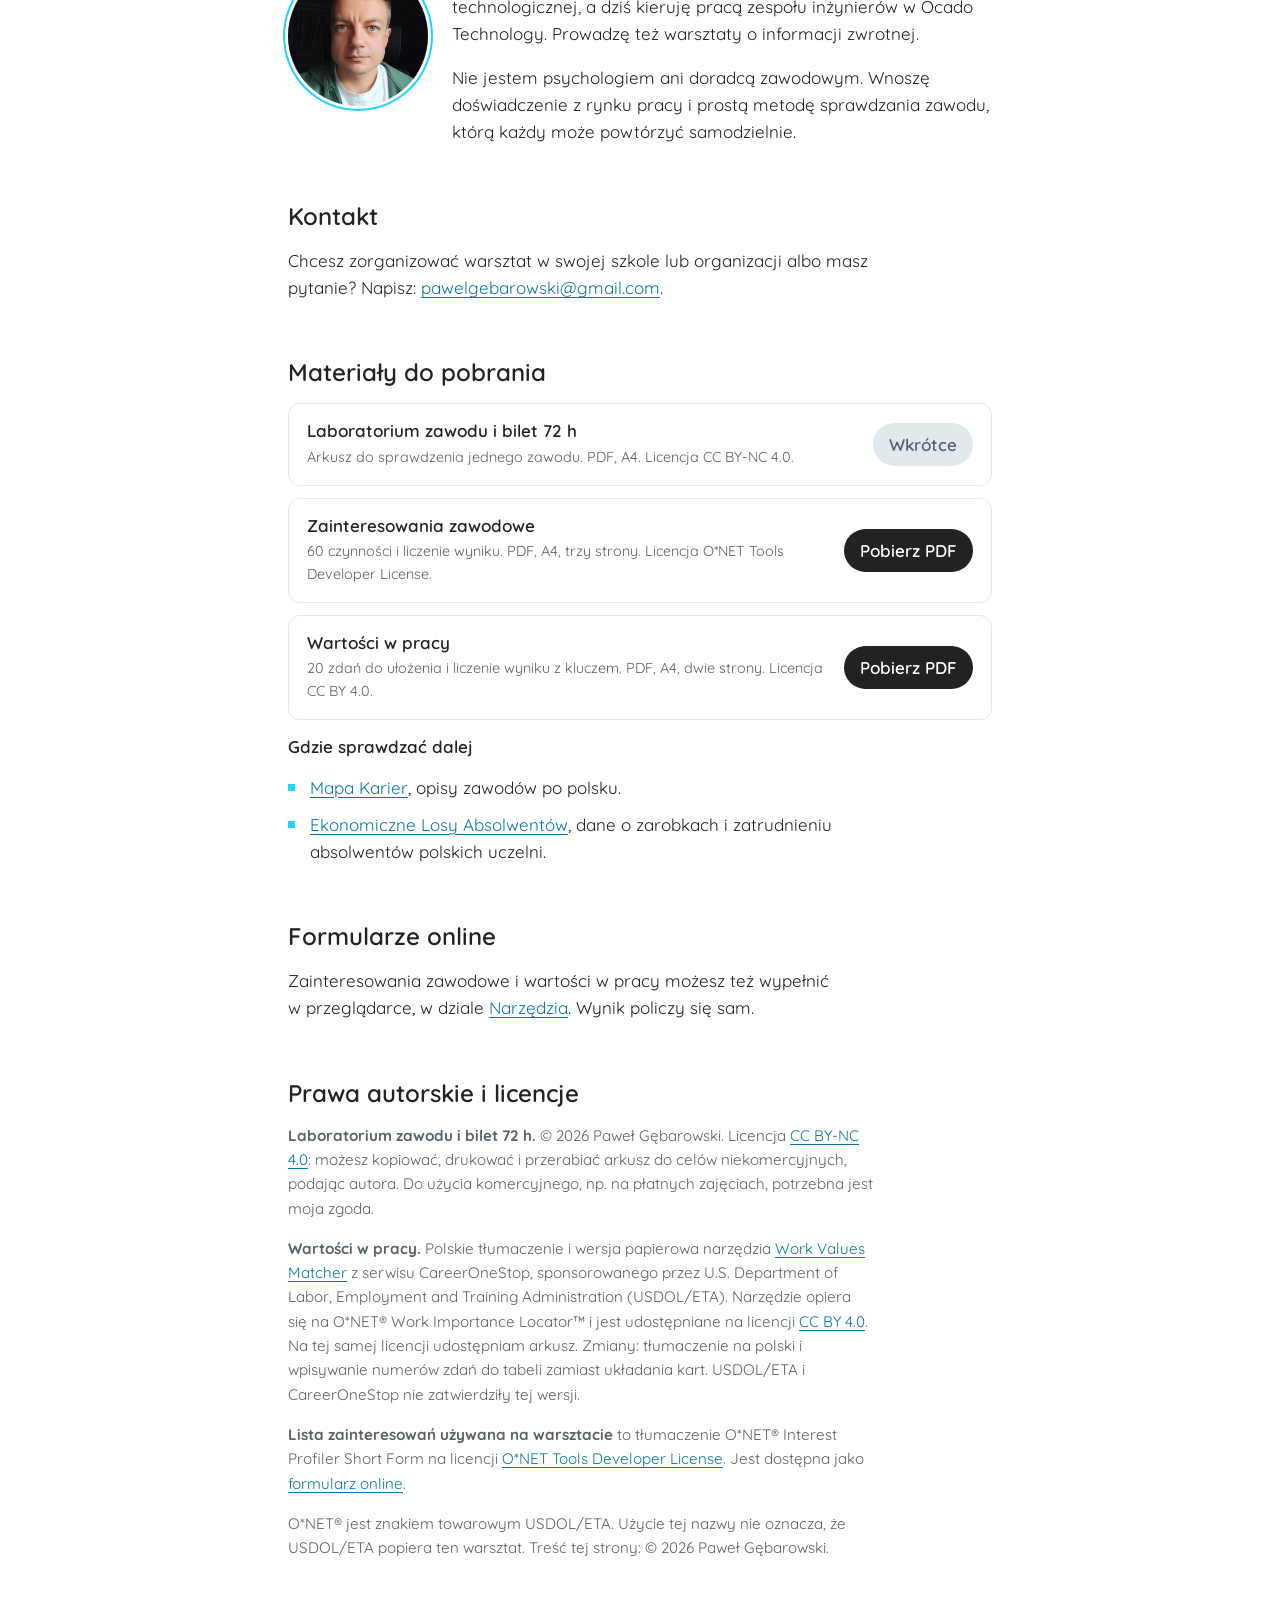
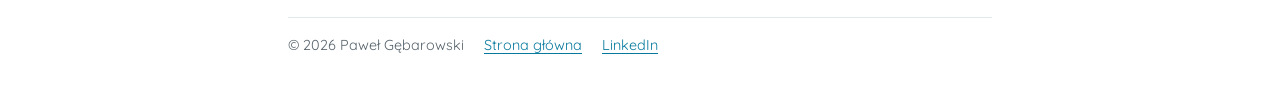
<file: workshops.html>
<!DOCTYPE html>
<html lang="pl">
<head>
    <meta charset="UTF-8">
    <meta name="viewport" content="width=device-width, initial-scale=1.0, viewport-fit=cover">
    <title>Warsztat o wyborze drogi zawodowej | Paweł Gębarowski</title>
    <link rel="icon" href="favicon.svg" type="image/svg+xml">
    <link rel="icon" href="favicon-32.png" sizes="32x32" type="image/png">
    <link rel="apple-touch-icon" href="apple-touch-icon.png">
    <meta name="description" content="Czterogodzinny warsztat dla uczniów szkół średnich: zainteresowania, wartości w pracy i sprawdzenie, czy dany zawód jest dla Ciebie. Program i prowadzący.">
    <link rel="canonical" href="https://gebarowski.net/workshops.html">
    <meta property="og:type" content="website">
    <meta property="og:site_name" content="gebarowski.net">
    <meta property="og:locale" content="pl_PL">
    <meta property="og:url" content="https://gebarowski.net/workshops.html">
    <meta property="og:title" content="Warsztat o wyborze drogi zawodowej">
    <meta property="og:description" content="Czterogodzinny warsztat dla uczniów szkół średnich: zainteresowania, wartości w pracy i sprawdzenie, czy dany zawód jest dla Ciebie. Program i prowadzący.">
    <meta property="og:image" content="https://gebarowski.net/images/og.png">
    <meta property="og:image:width" content="1200">
    <meta property="og:image:height" content="630">
    <meta property="og:image:alt" content="gebarowski.net, Paweł Gębarowski, rozwój zawodowy">
    <meta name="twitter:card" content="summary_large_image">
    <link rel="preconnect" href="https://fonts.googleapis.com">
    <link rel="preconnect" href="https://fonts.gstatic.com" crossorigin>
    <link href="https://fonts.googleapis.com/css2?family=Quicksand:wght@400;600&display=swap" rel="stylesheet">
    <style>
        :root {
            color-scheme: light;
            --bg: #ffffff;
            --fg: #222222;
            --muted: #56636b;
            --line: #e2e9ed;
            --mark: #22d3ff;
            --link: #08799e;
            --break: #f3f8fa;
            --font: 'Quicksand', 'Segoe UI', system-ui, sans-serif;
        }

        * {
            box-sizing: border-box;
        }

        body {
            margin: 0;
            background: var(--bg);
            color: var(--fg);
            font-family: var(--font);
            font-size: 1.0625rem;
            line-height: 1.6;
            animation: arrive 0.35s ease-out;
        }

        @keyframes arrive {
            from { opacity: 0; }
        }

        @media (prefers-reduced-motion: reduce) {
            body { animation: none; }
        }

        .page {
            max-width: 46rem;
            margin: 0 auto;
            padding-block: 24px 48px;
            padding-left: max(16px, env(safe-area-inset-left, 0px));
            padding-right: max(16px, env(safe-area-inset-right, 0px));
            display: grid;
            gap: 56px;
        }

        .site-header > a {
            display: inline-block;
        }

        .site-header img {
            display: block;
            height: 30px;
            width: auto;
        }

        h1, h2, h3 {
            margin: 0;
            font-weight: 600;
            line-height: 1.25;
            text-wrap: balance;
        }

        h1 {
            font-size: clamp(2rem, 6vw, 2.75rem);
        }

        h2 {
            font-size: 1.5rem;
        }

        h3 {
            font-size: 1.0625rem;
        }

        p {
            margin: 0;
            max-width: 65ch;
        }

        a {
            color: var(--link);
            text-underline-offset: 3px;
        }

        a:focus-visible {
            outline: 2px solid var(--mark);
            outline-offset: 3px;
        }

        .intro {
            padding-bottom: 24px;
            border-bottom: 3px solid var(--mark);
        }

        section, .intro {
            display: grid;
            gap: 16px;
        }

        .eyebrow {
            font-size: 0.8rem;
            font-weight: 600;
            letter-spacing: 0.08em;
            text-transform: uppercase;
            color: var(--muted);
        }

        .lead {
            font-size: 1.2rem;
        }

        .facts {
            display: grid;
            grid-template-columns: repeat(auto-fit, minmax(13rem, 1fr));
            gap: 12px 32px;
            margin: 8px 0 0;
        }

        .facts div {
            display: grid;
            gap: 2px;
            padding-top: 10px;
            border-top: 1px solid var(--line);
        }

        .facts dt {
            font-size: 0.85rem;
            color: var(--muted);
        }

        .facts dd {
            margin: 0;
        }

        .marked {
            display: grid;
            gap: 10px;
            margin: 0;
            padding: 0;
            list-style: none;
        }

        .marked li {
            position: relative;
            padding-left: 22px;
            max-width: 65ch;
        }

        .marked li::before {
            content: '';
            position: absolute;
            left: 0;
            top: 0.62em;
            width: 7px;
            height: 7px;
            background: var(--mark);
        }

        .marked .marked {
            margin-top: 8px;
            gap: 6px;
        }

        .marked .marked li::before {
            box-sizing: border-box;
            background: none;
            border: 1.5px solid var(--mark);
        }

        .program {
            display: grid;
            margin: 0;
            padding: 0;
            list-style: none;
            border-top: 1px solid var(--line);
        }

        .program li {
            display: grid;
            grid-template-columns: 4.5rem 1fr;
            gap: 4px 16px;
            padding: 14px 0;
            border-bottom: 1px solid var(--line);
        }

        .program .minutes {
            grid-row: span 2;
            color: var(--muted);
            font-variant-numeric: tabular-nums;
        }

        .program p {
            color: var(--muted);
        }

        .program .pause {
            background: var(--break);
            padding-left: 10px;
            padding-right: 10px;
            margin: 0 -10px;
        }

        .program .pause h3 {
            font-weight: 400;
        }

        .note {
            color: var(--muted);
            font-size: 0.95rem;
        }

        .downloads {
            display: grid;
            gap: 12px;
            margin: 0;
            padding: 0;
            list-style: none;
        }

        .downloads li {
            display: grid;
            grid-template-columns: 1fr auto;
            align-items: center;
            gap: 6px 20px;
            padding: 16px 18px;
            border: 1px solid var(--line);
            border-radius: 12px;
        }

        .downloads li > div {
            display: grid;
            gap: 4px;
            min-width: 0;
        }

        .downloads .meta {
            font-size: 0.9rem;
            color: var(--muted);
        }

        .download {
            justify-self: start;
            padding: 8px 16px;
            border-radius: 999px;
            background: var(--fg);
            color: var(--bg);
            font-weight: 600;
            text-decoration: none;
            white-space: nowrap;
        }

        .download:hover {
            background: var(--link);
        }

        .download.unavailable {
            background: var(--line);
            color: var(--muted);
            cursor: default;
        }

        .licenses {
            font-size: 0.95rem;
        }

        .licenses p {
            color: var(--muted);
        }

        footer {
            display: flex;
            flex-wrap: wrap;
            gap: 8px 20px;
            padding-top: 16px;
            border-top: 1px solid var(--line);
            font-size: 0.9rem;
            color: var(--muted);
        }

        .host {
            display: grid;
            grid-template-columns: 140px 1fr;
            gap: 24px;
            align-items: start;
        }

        .host > div {
            display: grid;
            gap: 16px;
            min-width: 0;
        }

        .portrait {
            width: 140px;
            height: 140px;
            border-radius: 50%;
            box-shadow: 0 0 0 3px var(--bg), 0 0 0 5px var(--mark);
        }

        @media (max-width: 520px) {
            .downloads li {
                grid-template-columns: 1fr;
            }

            .host {
                grid-template-columns: 1fr;
            }

            .portrait {
                width: 112px;
                height: 112px;
            }
        }
    </style>
    <link rel="stylesheet" href="menu.css">
    <script src="menu.js" defer></script>
</head>
<body>
    <div class="page">

        <header class="site-header">
            <a href="index.html" aria-label="gebarowski.net, strona główna"><img src="logo-small.svg" alt="gebarowski.net"></a>
            <div class="menu">
                <button class="menu-button" type="button" aria-label="Menu" aria-expanded="false" aria-controls="site-menu"><span></span><span></span><span></span></button>
                <nav class="menu-panel" id="site-menu" aria-label="Menu strony">
                    <ul>
                        <li><a href="index.html">Strona główna</a></li>
                        <li><a href="workshops.html" aria-current="page">Warsztat</a></li>
                        <li><a href="tools/">Narzędzia</a></li>
                        <li class="menu-sub"><a href="tools/interests.html">Zainteresowania zawodowe</a></li>
                        <li class="menu-sub"><a href="tools/work-values.html">Wartości w&nbsp;pracy</a></li>
                        <li><a href="index.html#about">O mnie</a></li>
                        <li><a href="index.html#contact">Kontakt</a></li>
                    </ul>
                </nav>
            </div>
        </header>

        <div class="intro">
            <p class="eyebrow">Warsztat dla licealistów</p>
            <h1>Wybór drogi zawodowej</h1>
            <p class="lead">Czterogodzinny warsztat dla uczniów, którzy zastanawiają się, co dalej po szkole. Nie wybieramy za nikogo zawodu. Ćwiczymy, jak sprawdzić pomysł na zawód, zanim zainwestuje się w&nbsp;niego kilka lat.</p>
            <dl class="facts">
                <div><dt>Dla kogo</dt><dd>uczniowie szkół średnich, ok. 17–18 lat</dd></div>
                <div><dt>Grupa</dt><dd>do ok. 10 osób</dd></div>
                <div><dt>Czas</dt><dd>4 godziny, w tym dwie przerwy</dd></div>
                <div><dt>Forma</dt><dd>praca na papierze, bez telefonów i ekranów</dd></div>
                <div><dt>Pierwsza edycja</dt><dd>8 grudnia 2026, Centrum Adaptacji Młodzieży w&nbsp;Krośnie, bezpłatnie</dd></div>
            </dl>
        </div>

        <section>
            <h2>Nie musisz dziś wiedzieć</h2>
            <p>Wiele osób pod koniec szkoły nie wie, co chce robić, i&nbsp;to normalne. Wybór szkoły czy studiów to nie wyrok, bo da się skręcić po drodze. Każda zmiana kosztuje jednak czas i&nbsp;pieniądze, a&nbsp;tego, jak będzie wyglądał rynek pracy za kilka lat, nikt nie wie.</p>
            <p>Dlatego zajmujemy się tym, co da się sprawdzić już teraz: co Cię naprawdę ciekawi, czego chcesz od pracy i&nbsp;jak wygląda zwykły dzień w&nbsp;zawodzie, który rozważasz. Nie musisz dziś wiedzieć. Po warsztacie wiesz, jak to sprawdzić.</p>
        </section>

        <section>
            <h2>Z czym wychodzisz</h2>
            <ul class="marked">
                <li>Z lepszym rozeznaniem w sobie i w tym, czego szukasz na swojej ścieżce zawodowej:
                    <ul class="marked">
                        <li>jakie masz predyspozycje i preferencje,</li>
                        <li>czego oczekujesz od miejsca pracy.</li>
                    </ul>
                </li>
                <li>Trzema konkretnymi krokami: na najbliższe 72 godziny, tydzień i miesiąc.</li>
                <li>Metodą sprawdzania, czy dany zawód jest dla Ciebie. Możesz ją potem powtórzyć sam(a) dla kolejnych pomysłów.</li>
            </ul>
        </section>

        <section>
            <h2>Czego warsztat nie robi</h2>
            <ul class="marked">
                <li>Nie mówi, jaki zawód jest dla Ciebie.</li>
                <li>Nie jest testem psychologicznym. Kwestionariusze zainteresowań i wartości w pracy, z których korzystamy, powstały w USA i nie zostały sprawdzone na polskiej młodzieży. Ich wyniki są punktem wyjścia do rozmowy, a nie diagnozą.</li>
                <li>Nie zastępuje rozmowy z doradcą zawodowym ani z psychologiem.</li>
            </ul>
        </section>

        <section>
            <h2>Program</h2>
            <ol class="program">
                <li>
                    <span class="minutes">25 min</span>
                    <h3>Otwarcie</h3>
                    <p>Poznajemy się i&nbsp;ustalamy zasady. Na karteczkach zapisujesz pytania, z&nbsp;którymi przychodzisz, a&nbsp;każdy mówi, jakiego zawodu nie chciałby wykonywać.</p>
                </li>
                <li>
                    <span class="minutes">25 min</span>
                    <h3>Cztery rzeczy, zanim wybierzesz</h3>
                    <p>Niewiedza jest normalna, wybór to nie wyrok, ale zmiana kosztuje, a&nbsp;przypadku i&nbsp;rynku pracy nie da się przewidzieć. Pokazuję dane i&nbsp;opowiadam, dlaczego sam wybrałem informatykę i&nbsp;co by mi wtedy pomogło.</p>
                </li>
                <li>
                    <span class="minutes">25 min</span>
                    <h3>Zainteresowania</h3>
                    <p>Przy 60 czynnościach zaznaczasz, czy lubił(a)byś je robić w&nbsp;pracy. Nazwy kategorii poznajesz dopiero po zliczeniu. Trzy najwyższe wyniki to Twój kod zainteresowań.</p>
                </li>
                <li>
                    <span class="minutes">25 min</span>
                    <h3>Wartości w&nbsp;pracy</h3>
                    <p>Układasz 20 zdań o&nbsp;idealnej pracy od najważniejszych do najmniej ważnych. Dwie najwyżej ocenione wartości bierzesz dalej jako warunki nie do negocjacji. Na przykładach widać, że te same zainteresowania z&nbsp;innymi wartościami prowadzą do zupełnie innej pracy.</p>
                </li>
                <li class="pause">
                    <span class="minutes">20 min</span>
                    <h3>Przerwa na jedzenie</h3>
                </li>
                <li>
                    <span class="minutes">50 min</span>
                    <h3>Laboratorium zawodu</h3>
                    <p>Jeden zawód pod lupą: zarobki i&nbsp;zmęczenie, ciemna strona i&nbsp;najgorszy zwykły dzień, zdanie otoczenia i&nbsp;plan B. Potem rozmowa w&nbsp;parach i&nbsp;wspólna mapa na tablicy: gdzie ląduje Twój zawód.</p>
                </li>
                <li class="pause">
                    <span class="minutes">10 min</span>
                    <h3>Przerwa</h3>
                </li>
                <li>
                    <span class="minutes">35 min</span>
                    <h3>Trzy kroki</h3>
                    <p>Co zrobisz po warsztacie? Planujesz jeden mały krok na najbliższe 72 godziny, jeden na tydzień i&nbsp;jeden na miesiąc. Kto chce, mówi o&nbsp;swoim kroku na forum.</p>
                </li>
                <li>
                    <span class="minutes">25 min</span>
                    <h3>Pytania i&nbsp;zamknięcie</h3>
                    <p>Wracamy do karteczek z&nbsp;początku i&nbsp;odpowiadam na pytania. Każdy kończy jednym zdaniem: z&nbsp;jaką myślą wychodzi. Na koniec krótka anonimowa ankieta.</p>
                </li>
            </ol>
            <p class="note">Po zakończeniu zostaję jeszcze do 30 minut dla osób, które chcą porozmawiać. Program pierwszej edycji może się zmienić po próbie.</p>
        </section>

        <section>
            <h2>Zasady na sali</h2>
            <ul class="marked">
                <li>Cudze osobiste historie nie wychodzą poza salę.</li>
                <li>Każdy może powiedzieć „pas” i nie brać udziału w ćwiczeniu, bez tłumaczenia się.</li>
                <li>Nie oceniamy cudzych planów ani obaw.</li>
                <li>Telefony są schowane. W pilnej sprawie można wyjść bez pytania.</li>
            </ul>
            <p class="note">Pozostałe zasady dopisujemy razem na początku warsztatu.</p>
        </section>

        <section>
            <h2>Prowadzący</h2>
            <div class="host">
                <img class="portrait" src="images/portrait.jpg" width="140" height="140" alt="Paweł Gębarowski">
                <div>
                    <p>Paweł Gębarowski. Od ponad 15 lat pracuję w branży technologicznej, a dziś kieruję pracą zespołu inżynierów w Ocado Technology. Prowadzę też warsztaty o informacji zwrotnej.</p>
                    <p>Nie jestem psychologiem ani doradcą zawodowym. Wnoszę doświadczenie z rynku pracy i prostą metodę sprawdzania zawodu, którą każdy może powtórzyć samodzielnie.</p>
                </div>
            </div>
        </section>

        <section>
            <h2>Kontakt</h2>
            <p>Chcesz zorganizować warsztat w swojej szkole lub organizacji albo masz pytanie? Napisz: <a data-email-user="pawelgebarowski" data-email-domain="gmail.com" data-email-show>e-mail</a>.</p>
        </section>

        <section id="materials">
            <h2>Materiały do pobrania</h2>
            <ul class="downloads">
                <li>
                    <div>
                        <h3>Laboratorium zawodu i bilet 72 h</h3>
                        <p class="meta">Arkusz do sprawdzenia jednego zawodu. PDF, A4. Licencja CC BY-NC 4.0.</p>
                    </div>
                    <span class="download unavailable" aria-disabled="true">Wkrótce</span>
                </li>
                <li>
                    <div>
                        <h3>Zainteresowania zawodowe</h3>
                        <p class="meta">60 czynności i liczenie wyniku. PDF, A4, trzy strony. Licencja O*NET Tools Developer License.</p>
                    </div>
                    <a class="download" href="materials/riasec.pdf" download>Pobierz PDF</a>
                </li>
                <li>
                    <div>
                        <h3>Wartości w pracy</h3>
                        <p class="meta">20 zdań do ułożenia i liczenie wyniku z kluczem. PDF, A4, dwie strony. Licencja CC BY 4.0.</p>
                    </div>
                    <a class="download" href="materials/work-values.pdf" download>Pobierz PDF</a>
                </li>
            </ul>

            <h3>Gdzie sprawdzać dalej</h3>
            <ul class="marked">
                <li><a href="https://mapakarier.org/sciezki-kariery/" target="_blank" rel="noopener noreferrer">Mapa Karier</a>, opisy zawodów po polsku.</li>
                <li><a href="https://ela.nauka.gov.pl/" target="_blank" rel="noopener noreferrer">Ekonomiczne Losy Absolwentów</a>, dane o zarobkach i zatrudnieniu absolwentów polskich uczelni.</li>
            </ul>
        </section>

        <section id="online">
            <h2>Formularze online</h2>
            <p>Zainteresowania zawodowe i&nbsp;wartości w&nbsp;pracy możesz też wypełnić w&nbsp;przeglądarce, w&nbsp;dziale <a href="tools/">Narzędzia</a>. Wynik policzy się sam.</p>
        </section>

        <section class="licenses" id="licenses">
            <h2>Prawa autorskie i licencje</h2>
            <p><strong>Laboratorium zawodu i bilet 72 h.</strong> © 2026 Paweł Gębarowski. Licencja <a href="https://creativecommons.org/licenses/by-nc/4.0/deed.pl" target="_blank" rel="noopener noreferrer">CC BY-NC 4.0</a>: możesz kopiować, drukować i przerabiać arkusz do celów niekomercyjnych, podając autora. Do użycia komercyjnego, np. na płatnych zajęciach, potrzebna jest moja zgoda.</p>
            <p><strong>Wartości w pracy.</strong> Polskie tłumaczenie i wersja papierowa narzędzia <a href="https://www.careeronestop.org/Toolkit/Careers/work-values-matcher.aspx" target="_blank" rel="noopener noreferrer">Work Values Matcher</a> z serwisu CareerOneStop, sponsorowanego przez U.S. Department of Labor, Employment and Training Administration (USDOL/ETA). Narzędzie opiera się na O*NET® Work Importance Locator™ i jest udostępniane na licencji <a href="https://creativecommons.org/licenses/by/4.0/deed.pl" target="_blank" rel="noopener noreferrer">CC BY 4.0</a>. Na tej samej licencji udostępniam arkusz. Zmiany: tłumaczenie na polski i wpisywanie numerów zdań do tabeli zamiast układania kart. USDOL/ETA i CareerOneStop nie zatwierdziły tej wersji.</p>
            <p><strong>Lista zainteresowań używana na warsztacie</strong> to tłumaczenie O*NET® Interest Profiler Short Form na licencji <a href="https://www.onetcenter.org/license_tools.html" target="_blank" rel="noopener noreferrer">O*NET Tools Developer License</a>. Jest dostępna jako <a href="tools/interests.html">formularz online</a>.</p>
            <p>O*NET® jest znakiem towarowym USDOL/ETA. Użycie tej nazwy nie oznacza, że USDOL/ETA popiera ten warsztat. Treść tej strony: © 2026 Paweł Gębarowski.</p>
        </section>

        <footer>
            <span>© 2026 Paweł Gębarowski</span>
            <a href="index.html">Strona główna</a>
            <a href="https://www.linkedin.com/in/pawel-gebarowski/" target="_blank" rel="noopener noreferrer">LinkedIn</a>
        </footer>

    </div>
    <script src="email.js" defer></script>
</body>
</html>
</file>
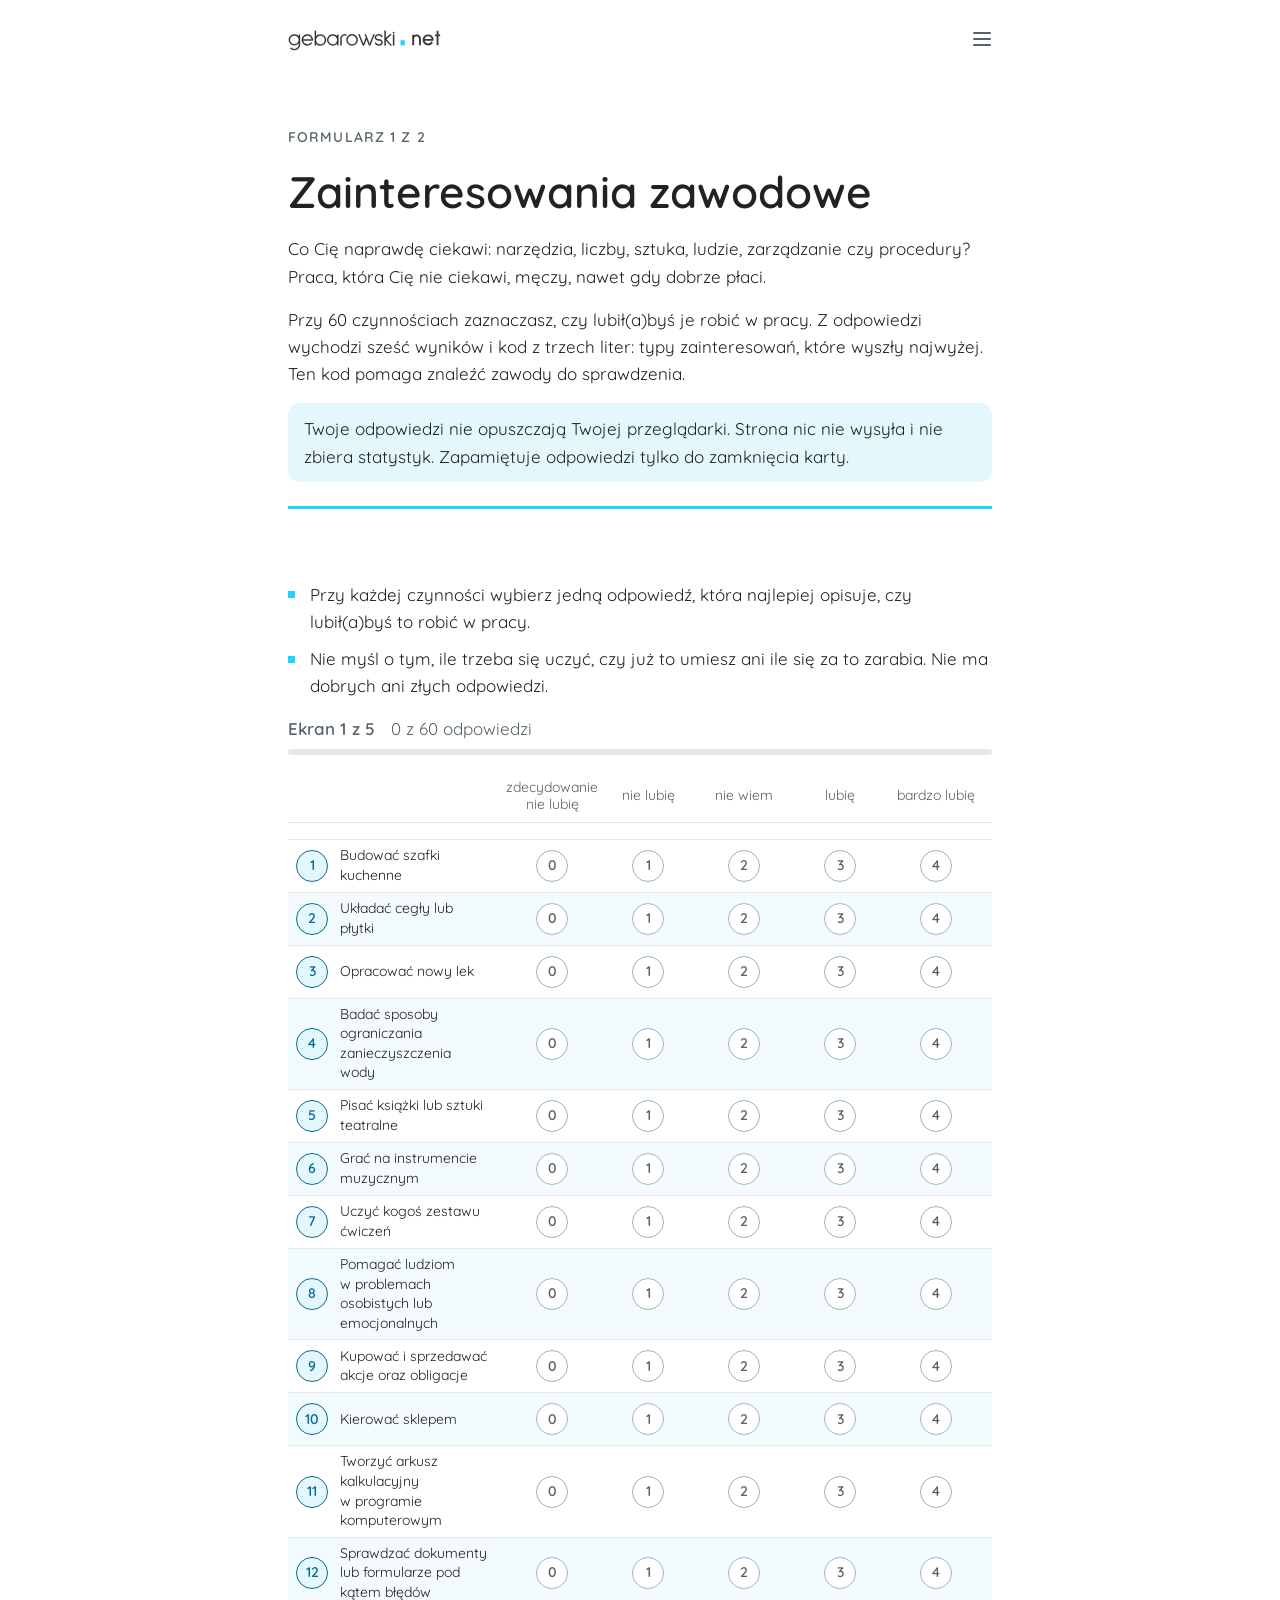
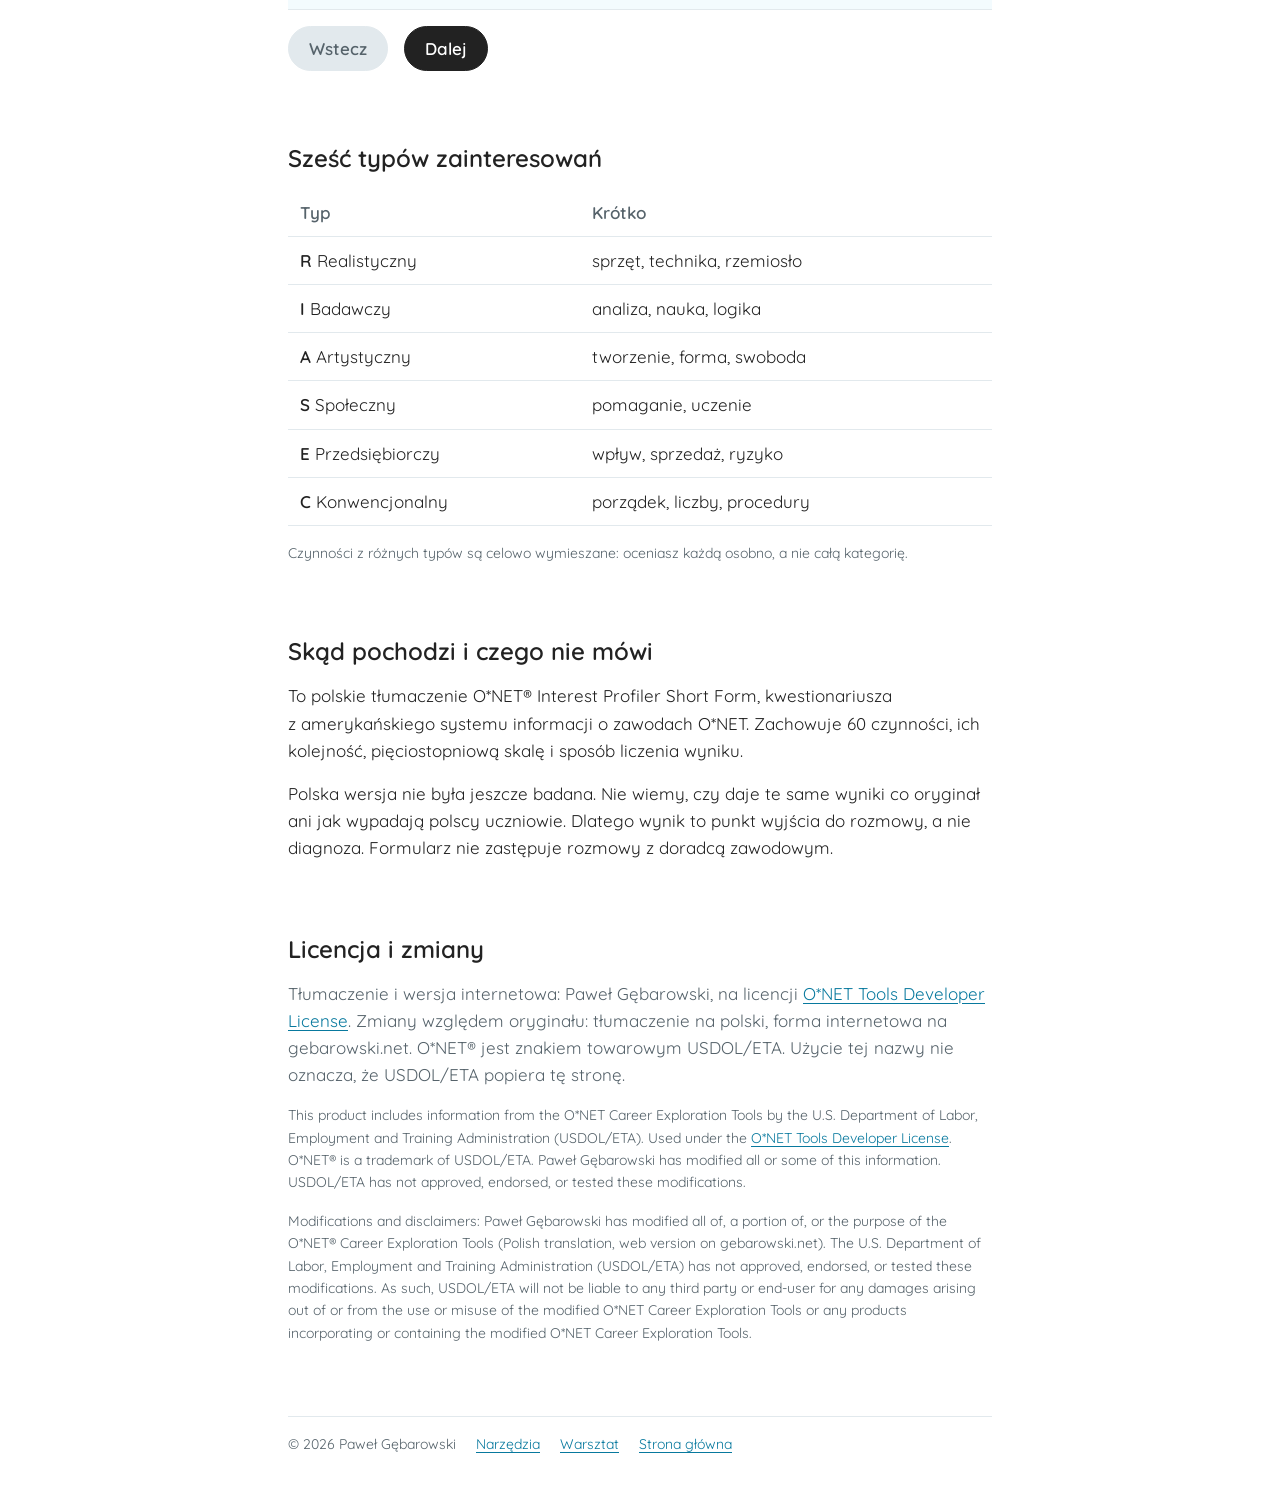
<file: tools/interests.html>
<!DOCTYPE html>
<html lang="pl">
<head>
    <meta charset="UTF-8">
    <meta name="viewport" content="width=device-width, initial-scale=1.0, viewport-fit=cover">
    <title>Zainteresowania zawodowe: formularz | Paweł Gębarowski</title>
    <meta name="description" content="Polski formularz na podstawie O*NET® Interest Profiler Short Form: 60 czynności, sześć typów zainteresowań i trzyliterowy kod. Działa w całości w przeglądarce.">
    <link rel="canonical" href="https://gebarowski.net/tools/interests.html">
    <meta property="og:type" content="website">
    <meta property="og:site_name" content="gebarowski.net">
    <meta property="og:locale" content="pl_PL">
    <meta property="og:url" content="https://gebarowski.net/tools/interests.html">
    <meta property="og:title" content="Zainteresowania zawodowe: formularz">
    <meta property="og:description" content="Polski formularz na podstawie O*NET® Interest Profiler Short Form: 60 czynności, sześć typów zainteresowań i trzyliterowy kod. Działa w całości w przeglądarce.">
    <meta property="og:image" content="https://gebarowski.net/images/og.png">
    <meta property="og:image:width" content="1200">
    <meta property="og:image:height" content="630">
    <meta property="og:image:alt" content="gebarowski.net, Paweł Gębarowski, rozwój zawodowy">
    <meta name="twitter:card" content="summary_large_image">
    <link rel="icon" href="../favicon.svg" type="image/svg+xml">
    <link rel="icon" href="../favicon-32.png" sizes="32x32" type="image/png">
    <link rel="apple-touch-icon" href="../apple-touch-icon.png">
    <link rel="preconnect" href="https://fonts.googleapis.com">
    <link rel="preconnect" href="https://fonts.gstatic.com" crossorigin>
    <link href="https://fonts.googleapis.com/css2?family=Quicksand:wght@400;600&display=swap" rel="stylesheet">
    <link rel="stylesheet" href="tools.css">
    <script type="module" src="interests.js"></script>
    <link rel="stylesheet" href="../menu.css">
    <script src="../menu.js" defer></script>
</head>
<body>
    <div class="page">

        <header class="site-header">
            <a href="../index.html" aria-label="gebarowski.net, strona główna"><img src="../logo-small.svg" alt="gebarowski.net"></a>
            <div class="menu">
                <button class="menu-button" type="button" aria-label="Menu" aria-expanded="false" aria-controls="site-menu"><span></span><span></span><span></span></button>
                <nav class="menu-panel" id="site-menu" aria-label="Menu strony">
                    <ul>
                        <li><a href="../index.html">Strona główna</a></li>
                        <li><a href="../workshops.html">Warsztat</a></li>
                        <li><a href="../tools/">Narzędzia</a></li>
                        <li class="menu-sub"><a href="../tools/interests.html" aria-current="page">Zainteresowania zawodowe</a></li>
                        <li class="menu-sub"><a href="../tools/work-values.html">Wartości w&nbsp;pracy</a></li>
                        <li><a href="../index.html#about">O mnie</a></li>
                        <li><a href="../index.html#contact">Kontakt</a></li>
                    </ul>
                </nav>
            </div>
        </header>

        <div class="intro">
            <p class="eyebrow">Formularz 1 z&nbsp;2</p>
            <h1>Zainteresowania zawodowe</h1>
            <p>Co Cię naprawdę ciekawi: narzędzia, liczby, sztuka, ludzie, zarządzanie czy procedury? Praca, która Cię nie ciekawi, męczy, nawet gdy dobrze płaci.</p>
            <p>Przy 60 czynnościach zaznaczasz, czy lubił(a)byś je robić w&nbsp;pracy. Z&nbsp;odpowiedzi wychodzi sześć wyników i&nbsp;kod z&nbsp;trzech liter: typy zainteresowań, które wyszły najwyżej. Ten kod pomaga znaleźć zawody do sprawdzenia.</p>
            <p class="privacy">Twoje odpowiedzi nie opuszczają Twojej przeglądarki. Strona nic nie wysyła i&nbsp;nie zbiera statystyk. Zapamiętuje odpowiedzi tylko do zamknięcia karty.</p>
        </div>

        <section id="questionnaire" aria-labelledby="questionnaire-title">
            <h2 id="questionnaire-title" class="visually-hidden">Pytania</h2>
            <ul class="marked">
                <li>Przy każdej czynności wybierz jedną odpowiedź, która najlepiej opisuje, czy lubił(a)byś to robić w&nbsp;pracy.</li>
                <li>Nie myśl o&nbsp;tym, ile trzeba się uczyć, czy już to umiesz ani ile się za to zarabia. Nie ma dobrych ani złych odpowiedzi.</li>
            </ul>
            <div class="progress" aria-live="polite">
                <div class="actions"><strong id="screen-label"></strong><span id="progress-label"></span></div>
                <div class="progress-track"><div class="progress-fill" id="progress-fill"></div></div>
            </div>
            <div class="sticky-head">
                <div class="scale-header" aria-hidden="true">
                    <div class="scale-labels"><span>zdecydowanie nie lubię</span><span>nie lubię</span><span>nie wiem</span><span>lubię</span><span>bardzo lubię</span></div>
                </div>
            </div>
            <ul class="questions" id="questions"></ul>
            <div class="actions">
                <button type="button" class="button secondary" id="back">Wstecz</button>
                <button type="button" class="button" id="next">Dalej</button>
                <span class="status missing" id="missing" role="alert"></span>
            </div>
        </section>

        <div class="result" id="result" hidden>
            <section aria-labelledby="result-title">
                <h2 id="result-title">Twój wynik</h2>
                <p>Każdy wynik to suma odpowiedzi przy 10 czynnościach jednego typu, od 0 do 40.</p>
                <ul class="bars" id="bars"></ul>
                <div class="result-box">
                    <h2>Kod zainteresowań</h2>
                    <div class="code" id="code"></div>
                    <p id="code-text"></p>
                    <div id="tie"></div>
                </div>
            </section>

            <section aria-labelledby="reading-title">
                <h2 id="reading-title">Jak czytać wynik</h2>
                <ul class="marked">
                    <li>Kod to trzy typy z&nbsp;najwyższymi wynikami, od najwyższego. Zawodów warto szukać po dwóch lub trzech literach, nie tylko po pierwszej.</li>
                    <li>Wynik to punkt wyjścia do sprawdzania zawodów, a&nbsp;nie wyrok. Mówi, co Cię ciekawi, a&nbsp;nie, w&nbsp;czym jesteś dobry(a) ani gdzie znajdziesz pracę.</li>
                    <li>Te same zainteresowania z&nbsp;innymi wartościami prowadzą do innej pracy. Dlatego drugi formularz dotyczy <a href="work-values.html">wartości w&nbsp;pracy</a>.</li>
                </ul>
            </section>

            <section aria-labelledby="occupations-title">
                <h2 id="occupations-title">Gdzie szukać zawodów do tego kodu</h2>
                <ul class="marked">
                    <li><a id="onet-link" href="https://www.onetonline.org/explore/interests/" target="_blank" rel="noopener noreferrer">O*NET OnLine, zawody dla kodu <span id="onet-code">zainteresowań</span></a>: lista z&nbsp;kodem każdego zawodu i&nbsp;poziomem przygotowania. Po angielsku.</li>
                    <li><a href="https://www.mynextmove.org/" target="_blank" rel="noopener noreferrer">My Next Move</a>: zawody według zainteresowań i&nbsp;poziomu przygotowania. Po angielsku.</li>
                    <li><a href="https://mapakarier.org/sciezki-kariery/" target="_blank" rel="noopener noreferrer">Mapa Karier</a>: opisy zawodów po polsku, bez kodów zainteresowań.</li>
                    <li><a href="https://ela.nauka.gov.pl/" target="_blank" rel="noopener noreferrer">Ekonomiczne Losy Absolwentów</a>: zarobki i&nbsp;zatrudnienie absolwentów polskich uczelni.</li>
                </ul>
                <div class="actions no-print">
                    <button type="button" class="button" id="print">Drukuj wynik</button>
                    <button type="button" class="button secondary" id="edit">Popraw odpowiedzi</button>
                    <button type="button" class="button secondary" id="restart">Zacznij od nowa</button>
                </div>
            </section>
        </div>

        <section aria-labelledby="types-title">
            <h2 id="types-title">Sześć typów zainteresowań</h2>
            <table>
                <thead><tr><th>Typ</th><th>Krótko</th></tr></thead>
                <tbody>
                    <tr><td><strong>R</strong> Realistyczny</td><td>sprzęt, technika, rzemiosło</td></tr>
                    <tr><td><strong>I</strong> Badawczy</td><td>analiza, nauka, logika</td></tr>
                    <tr><td><strong>A</strong> Artystyczny</td><td>tworzenie, forma, swoboda</td></tr>
                    <tr><td><strong>S</strong> Społeczny</td><td>pomaganie, uczenie</td></tr>
                    <tr><td><strong>E</strong> Przedsiębiorczy</td><td>wpływ, sprzedaż, ryzyko</td></tr>
                    <tr><td><strong>C</strong> Konwencjonalny</td><td>porządek, liczby, procedury</td></tr>
                </tbody>
            </table>
            <p class="note">Czynności z&nbsp;różnych typów są celowo wymieszane: oceniasz każdą osobno, a&nbsp;nie całą kategorię.</p>
        </section>

        <section aria-labelledby="about-title">
            <h2 id="about-title">Skąd pochodzi i&nbsp;czego nie mówi</h2>
            <p>To polskie tłumaczenie O*NET® Interest Profiler Short Form, kwestionariusza z&nbsp;amerykańskiego systemu informacji o&nbsp;zawodach O*NET. Zachowuje 60 czynności, ich kolejność, pięciostopniową skalę i&nbsp;sposób liczenia wyniku.</p>
            <p>Polska wersja nie była jeszcze badana. Nie wiemy, czy daje te same wyniki co oryginał ani jak wypadają polscy uczniowie. Dlatego wynik to punkt wyjścia do rozmowy, a&nbsp;nie diagnoza. Formularz nie zastępuje rozmowy z&nbsp;doradcą zawodowym.</p>
        </section>

        <section class="license" id="license" aria-labelledby="license-title">
            <h2 id="license-title">Licencja i&nbsp;zmiany</h2>
            <p>Tłumaczenie i&nbsp;wersja internetowa: Paweł Gębarowski, na licencji <a href="https://www.onetcenter.org/license_tools.html" target="_blank" rel="noopener noreferrer">O*NET Tools Developer License</a>. Zmiany względem oryginału: tłumaczenie na polski, forma internetowa na gebarowski.net. O*NET® jest znakiem towarowym USDOL/ETA. Użycie tej nazwy nie oznacza, że USDOL/ETA popiera tę stronę.</p>
            <p class="legal" lang="en">This product includes information from the O*NET Career Exploration Tools by the U.S. Department of Labor, Employment and Training Administration (USDOL/ETA). Used under the <a href="https://www.onetcenter.org/license_tools.html" target="_blank" rel="noopener noreferrer">O*NET Tools Developer License</a>. O*NET® is a&nbsp;trademark of USDOL/ETA. Paweł Gębarowski has modified all or some of this information. USDOL/ETA has not approved, endorsed, or tested these modifications.</p>
            <p class="legal" lang="en">Modifications and disclaimers: Paweł Gębarowski has modified all of, a&nbsp;portion of, or the purpose of the O*NET® Career Exploration Tools (Polish translation, web version on gebarowski.net). The U.S. Department of Labor, Employment and Training Administration (USDOL/ETA) has not approved, endorsed, or tested these modifications. As such, USDOL/ETA will not be liable to any third party or end-user for any damages arising out of or from the use or misuse of the modified O*NET Career Exploration Tools or any products incorporating or containing the modified O*NET Career Exploration Tools.</p>
        </section>

        <footer>
            <span>© 2026 Paweł Gębarowski</span>
            <a href="index.html">Narzędzia</a>
            <a href="../workshops.html">Warsztat</a>
            <a href="../index.html">Strona główna</a>
        </footer>

    </div>
</body>
</html>
</file>
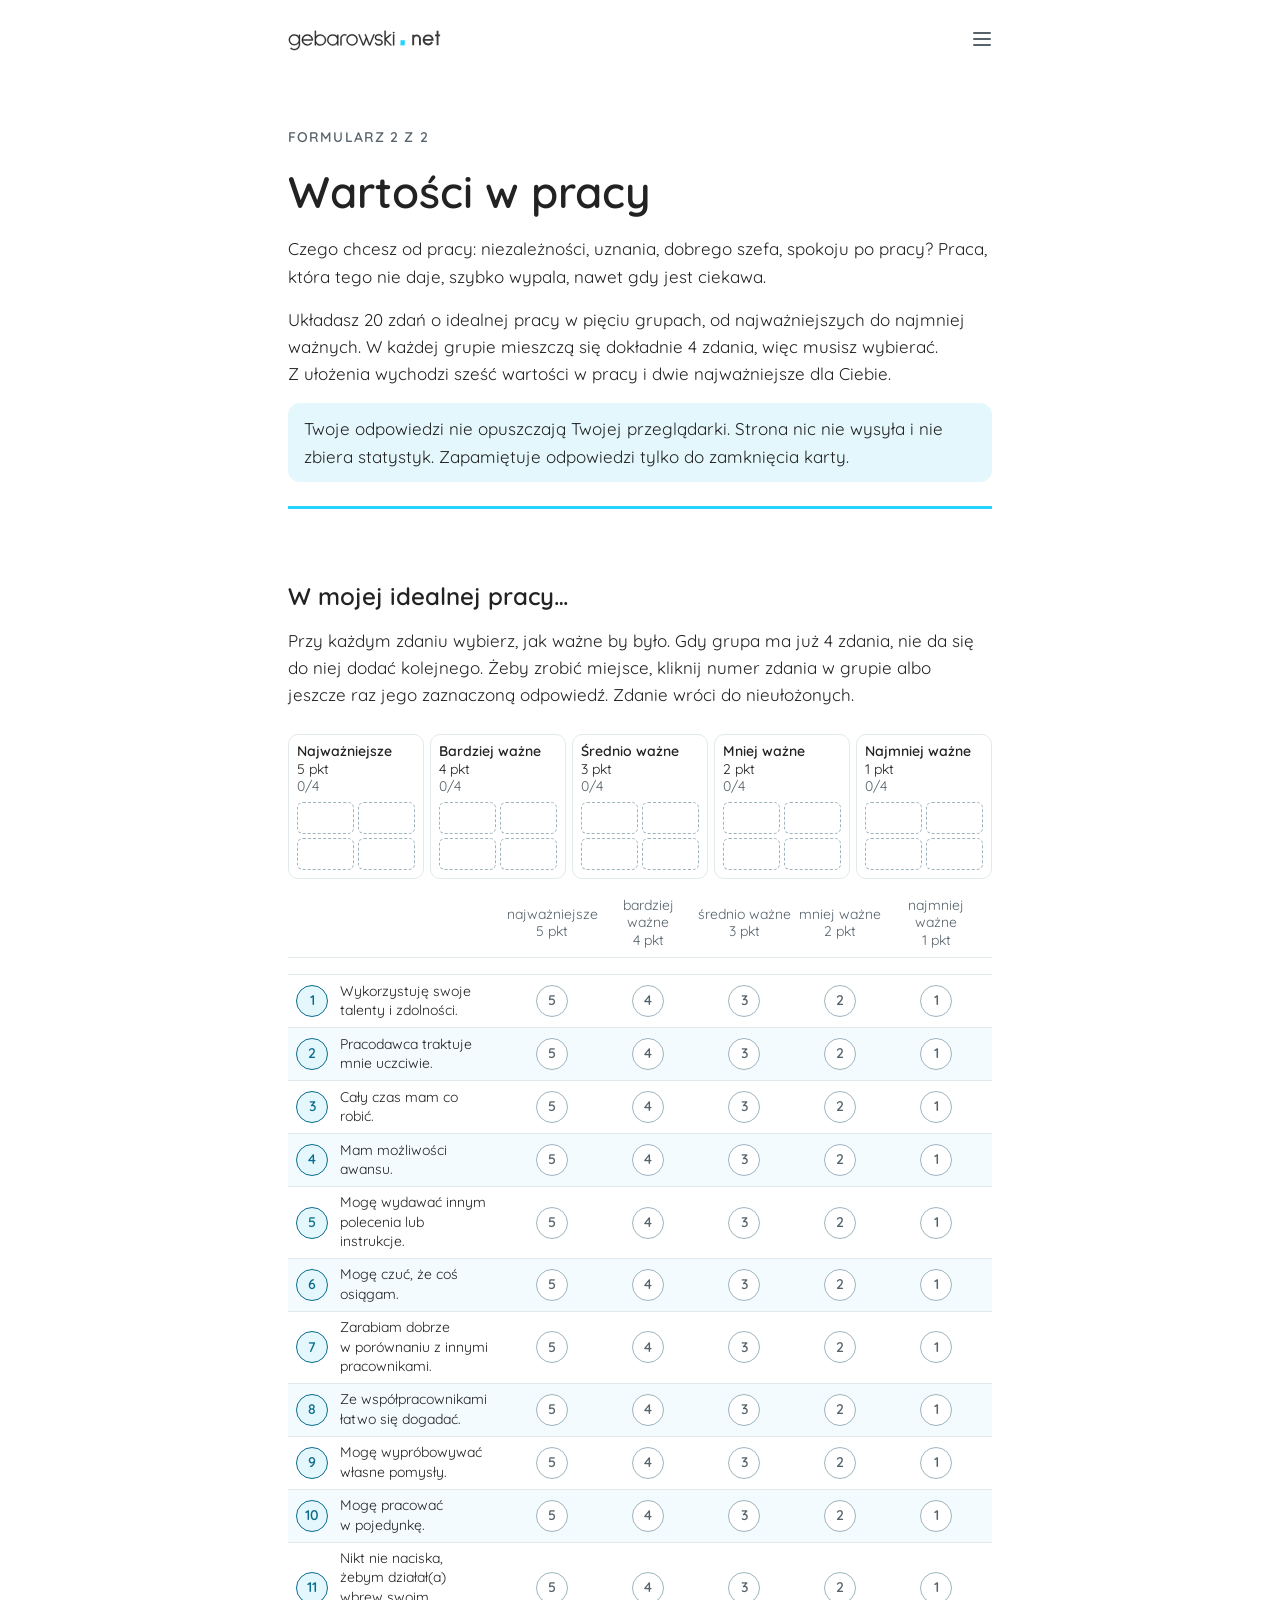
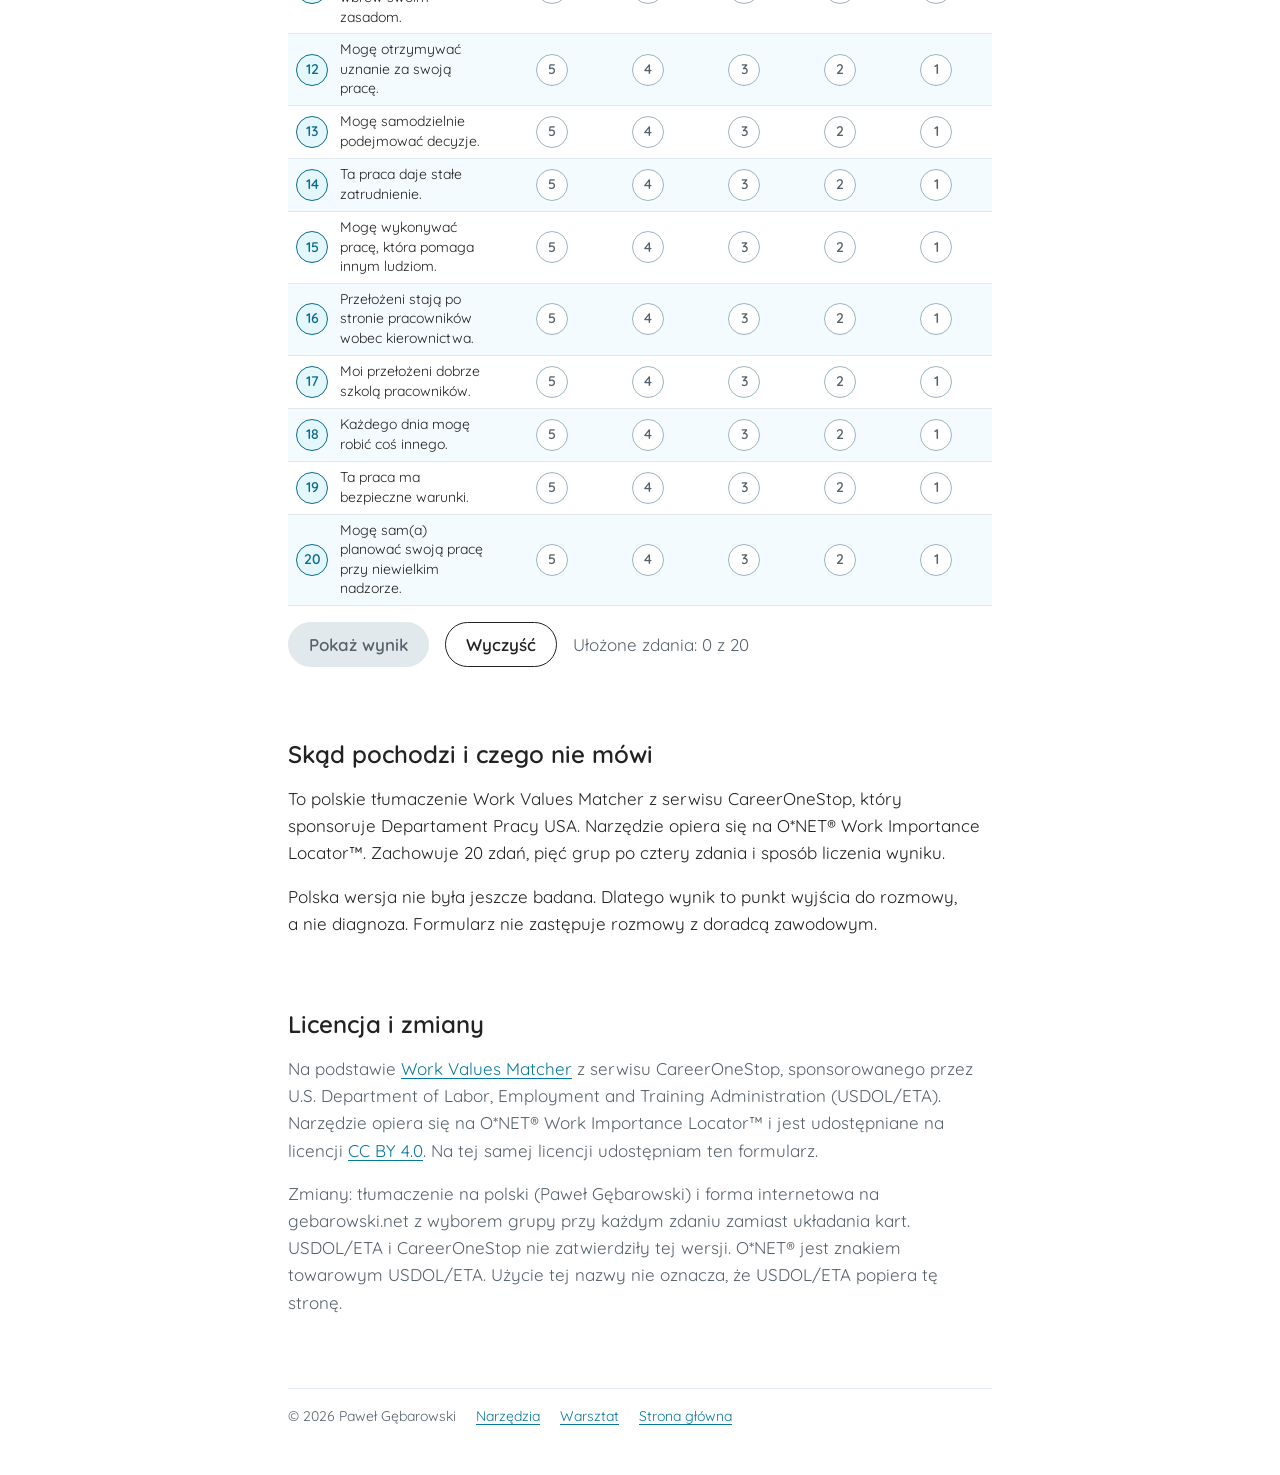
<file: tools/work-values.html>
<!DOCTYPE html>
<html lang="pl">
<head>
    <meta charset="UTF-8">
    <meta name="viewport" content="width=device-width, initial-scale=1.0, viewport-fit=cover">
    <title>Wartości w pracy: formularz | Paweł Gębarowski</title>
    <meta name="description" content="Polski formularz na podstawie Work Values Matcher z CareerOneStop: 20 zdań o idealnej pracy i dwie najważniejsze wartości w pracy. Działa w całości w przeglądarce.">
    <link rel="canonical" href="https://gebarowski.net/tools/work-values.html">
    <meta property="og:type" content="website">
    <meta property="og:site_name" content="gebarowski.net">
    <meta property="og:locale" content="pl_PL">
    <meta property="og:url" content="https://gebarowski.net/tools/work-values.html">
    <meta property="og:title" content="Wartości w pracy: formularz">
    <meta property="og:description" content="Polski formularz na podstawie Work Values Matcher z CareerOneStop: 20 zdań o idealnej pracy i dwie najważniejsze wartości w pracy. Działa w całości w przeglądarce.">
    <meta property="og:image" content="https://gebarowski.net/images/og.png">
    <meta property="og:image:width" content="1200">
    <meta property="og:image:height" content="630">
    <meta property="og:image:alt" content="gebarowski.net, Paweł Gębarowski, rozwój zawodowy">
    <meta name="twitter:card" content="summary_large_image">
    <link rel="icon" href="../favicon.svg" type="image/svg+xml">
    <link rel="icon" href="../favicon-32.png" sizes="32x32" type="image/png">
    <link rel="apple-touch-icon" href="../apple-touch-icon.png">
    <link rel="preconnect" href="https://fonts.googleapis.com">
    <link rel="preconnect" href="https://fonts.gstatic.com" crossorigin>
    <link href="https://fonts.googleapis.com/css2?family=Quicksand:wght@400;600&display=swap" rel="stylesheet">
    <link rel="stylesheet" href="tools.css">
    <script type="module" src="work-values.js"></script>
    <link rel="stylesheet" href="../menu.css">
    <script src="../menu.js" defer></script>
</head>
<body>
    <div class="page">

        <header class="site-header">
            <a href="../index.html" aria-label="gebarowski.net, strona główna"><img src="../logo-small.svg" alt="gebarowski.net"></a>
            <div class="menu">
                <button class="menu-button" type="button" aria-label="Menu" aria-expanded="false" aria-controls="site-menu"><span></span><span></span><span></span></button>
                <nav class="menu-panel" id="site-menu" aria-label="Menu strony">
                    <ul>
                        <li><a href="../index.html">Strona główna</a></li>
                        <li><a href="../workshops.html">Warsztat</a></li>
                        <li><a href="../tools/">Narzędzia</a></li>
                        <li class="menu-sub"><a href="../tools/interests.html">Zainteresowania zawodowe</a></li>
                        <li class="menu-sub"><a href="../tools/work-values.html" aria-current="page">Wartości w&nbsp;pracy</a></li>
                        <li><a href="../index.html#about">O mnie</a></li>
                        <li><a href="../index.html#contact">Kontakt</a></li>
                    </ul>
                </nav>
            </div>
        </header>

        <div class="intro">
            <p class="eyebrow">Formularz 2 z&nbsp;2</p>
            <h1>Wartości w&nbsp;pracy</h1>
            <p>Czego chcesz od pracy: niezależności, uznania, dobrego szefa, spokoju po pracy? Praca, która tego nie daje, szybko wypala, nawet gdy jest ciekawa.</p>
            <p>Układasz 20 zdań o&nbsp;idealnej pracy w&nbsp;pięciu grupach, od najważniejszych do najmniej ważnych. W&nbsp;każdej grupie mieszczą się dokładnie 4 zdania, więc musisz wybierać. Z&nbsp;ułożenia wychodzi sześć wartości w&nbsp;pracy i&nbsp;dwie najważniejsze dla Ciebie.</p>
            <p class="privacy">Twoje odpowiedzi nie opuszczają Twojej przeglądarki. Strona nic nie wysyła i&nbsp;nie zbiera statystyk. Zapamiętuje odpowiedzi tylko do zamknięcia karty.</p>
        </div>

        <section id="sorting" aria-labelledby="sorting-title">
            <h2 id="sorting-title">W&nbsp;mojej idealnej pracy…</h2>
            <p>Przy każdym zdaniu wybierz, jak ważne by było. Gdy grupa ma już 4 zdania, nie da się do niej dodać kolejnego. Żeby zrobić miejsce, kliknij numer zdania w&nbsp;grupie albo jeszcze raz jego zaznaczoną odpowiedź. Zdanie wróci do nieułożonych.</p>
            <div class="sticky-head">
                <div class="board" id="board" aria-label="Ułożenie zdań w grupach"></div>
                <div class="scale-header" aria-hidden="true">
                    <div class="scale-labels"><span>najważniejsze<br>5 pkt</span><span>bardziej ważne<br>4 pkt</span><span>średnio ważne<br>3 pkt</span><span>mniej ważne<br>2 pkt</span><span>najmniej ważne<br>1 pkt</span></div>
                </div>
            </div>
            <ul class="questions" id="sentences"></ul>
            <div class="actions">
                <button type="button" class="button" id="show-result" disabled>Pokaż wynik</button>
                <button type="button" class="button secondary" id="clear">Wyczyść</button>
                <span class="status" id="placed-label" aria-live="polite"></span>
            </div>
        </section>

        <div class="result" id="result" hidden>
            <section aria-labelledby="result-title">
                <h2 id="result-title">Twój wynik</h2>
                <p>Każda wartość ma wynik od 6 do 30: punkty grup, w&nbsp;których stoją jej zdania, razy mnożnik. Mnożnik wyrównuje to, że wartości mają różną liczbę zdań.</p>
                <ul class="bars" id="bars"></ul>
                <div class="result-box">
                    <h2>Moje dwie najważniejsze wartości</h2>
                    <ol class="top-values" id="top-values"></ol>
                    <div id="tie"></div>
                </div>
            </section>

            <section aria-labelledby="reading-title">
                <h2 id="reading-title">Jak czytać wynik</h2>
                <ul class="marked">
                    <li>Dwie najwyżej ocenione wartości traktuj jak warunki nie do negocjacji. Gdy sprawdzasz zawód, zapytaj osobę, która go wykonuje, czy ta praca je daje.</li>
                    <li>Wynik to punkt wyjścia do sprawdzania zawodów, a&nbsp;nie wyrok. Odpowiedzi mogą się zmienić po pierwszej pracy lub praktykach, więc warto wtedy wrócić do formularza.</li>
                    <li>Te same zainteresowania z&nbsp;innymi wartościami prowadzą do innej pracy. Połącz wynik z&nbsp;kodem z&nbsp;formularza <a href="interests.html">Zainteresowania zawodowe</a>.</li>
                </ul>
            </section>

            <section aria-labelledby="key-title">
                <h2 id="key-title">Z&nbsp;czego wyszedł wynik</h2>
                <table>
                    <thead><tr><th>Wartość</th><th>Zdanie: punkty</th><th>Mnożnik</th></tr></thead>
                    <tbody id="key"></tbody>
                </table>
                <div class="actions no-print">
                    <button type="button" class="button" id="print">Drukuj wynik</button>
                    <button type="button" class="button secondary" id="edit">Popraw ułożenie</button>
                    <button type="button" class="button secondary" id="restart">Zacznij od nowa</button>
                </div>
            </section>
        </div>

        <section aria-labelledby="about-title">
            <h2 id="about-title">Skąd pochodzi i&nbsp;czego nie mówi</h2>
            <p>To polskie tłumaczenie Work Values Matcher z&nbsp;serwisu CareerOneStop, który sponsoruje Departament Pracy USA. Narzędzie opiera się na O*NET® Work Importance Locator™. Zachowuje 20 zdań, pięć grup po cztery zdania i&nbsp;sposób liczenia wyniku.</p>
            <p>Polska wersja nie była jeszcze badana. Dlatego wynik to punkt wyjścia do rozmowy, a&nbsp;nie diagnoza. Formularz nie zastępuje rozmowy z&nbsp;doradcą zawodowym.</p>
        </section>

        <section class="license" id="license" aria-labelledby="license-title">
            <h2 id="license-title">Licencja i&nbsp;zmiany</h2>
            <p>Na podstawie <a href="https://www.careeronestop.org/Toolkit/Careers/work-values-matcher.aspx" target="_blank" rel="noopener noreferrer">Work Values Matcher</a> z&nbsp;serwisu CareerOneStop, sponsorowanego przez U.S. Department of Labor, Employment and Training Administration (USDOL/ETA). Narzędzie opiera się na O*NET® Work Importance Locator™ i&nbsp;jest udostępniane na licencji <a href="https://creativecommons.org/licenses/by/4.0/deed.pl" target="_blank" rel="noopener noreferrer">CC BY 4.0</a>. Na tej samej licencji udostępniam ten formularz.</p>
            <p>Zmiany: tłumaczenie na polski (Paweł Gębarowski) i&nbsp;forma internetowa na gebarowski.net z&nbsp;wyborem grupy przy każdym zdaniu zamiast układania kart. USDOL/ETA i&nbsp;CareerOneStop nie zatwierdziły tej wersji. O*NET® jest znakiem towarowym USDOL/ETA. Użycie tej nazwy nie oznacza, że USDOL/ETA popiera tę stronę.</p>
        </section>

        <footer>
            <span>© 2026 Paweł Gębarowski</span>
            <a href="index.html">Narzędzia</a>
            <a href="../workshops.html">Warsztat</a>
            <a href="../index.html">Strona główna</a>
        </footer>

    </div>
</body>
</html>
</file>
<file: tools/tools.css>
:root {
    color-scheme: light;
    --bg: #ffffff;
    --fg: #222222;
    --muted: #56636b;
    --line: #e2e9ed;
    --mark: #22d3ff;
    --link: #08799e;
    --ink-strong: #0a6c8c;
    --tint: #e4f7fd;
    --stripe: #f3fbfe;
    --dashed: #9db4bd;
    --font: 'Quicksand', 'Segoe UI', system-ui, sans-serif;

    --text-title: clamp(2rem, 6vw, 2.75rem);
    --text-heading: 1.5rem;
    --text-body: 1.0625rem;
    --text-small: 0.875rem;
    --weight-normal: 400;
    --weight-bold: 600;

    --gap-section: 72px;
    --gap-block: 16px;
    --option-width: 6rem;
    --option-columns: repeat(5, var(--option-width));
    --options-width: calc(5 * var(--option-width));
}

* {
    box-sizing: border-box;
}

body {
    margin: 0;
    background: var(--bg);
    color: var(--fg);
    font-family: var(--font);
    font-size: var(--text-body);
    font-weight: var(--weight-normal);
    line-height: 1.6;
}

strong, b, th {
    font-weight: var(--weight-bold);
}

small {
    font-size: var(--text-small);
}

.page {
    max-width: 46rem;
    margin: 0 auto;
    padding-block: 24px 48px;
    padding-left: max(16px, env(safe-area-inset-left, 0px));
    padding-right: max(16px, env(safe-area-inset-right, 0px));
    display: grid;
    grid-template-columns: minmax(0, 1fr);
    gap: var(--gap-section);
}

.site-header img {
    display: block;
    height: 30px;
    width: auto;
}

h1, h2, h3 {
    margin: 0;
    font-weight: var(--weight-bold);
    line-height: 1.25;
    text-wrap: balance;
}

h1 {
    font-size: var(--text-title);
}

h2, h3 {
    font-size: var(--text-heading);
}

p {
    margin: 0;
}

a {
    color: var(--link);
    text-underline-offset: 3px;
}

a:focus-visible,
button:focus-visible {
    outline: 2px solid var(--mark);
    outline-offset: 3px;
}

section, .intro {
    display: grid;
    grid-template-columns: minmax(0, 1fr);
    gap: var(--gap-block);
}

.result {
    display: grid;
    grid-template-columns: minmax(0, 1fr);
    gap: var(--gap-section);
}

.intro {
    padding-bottom: 24px;
    border-bottom: 3px solid var(--mark);
}

.eyebrow {
    font-size: var(--text-small);
    font-weight: var(--weight-bold);
    letter-spacing: 0.08em;
    text-transform: uppercase;
    color: var(--muted);
}

.note,
.meta,
.legal {
    font-size: var(--text-small);
    color: var(--muted);
}

.marked {
    display: grid;
    gap: 10px;
    margin: 0;
    padding: 0;
    list-style: none;
}

.marked li {
    position: relative;
    padding-left: 22px;
}

.marked li::before {
    content: '';
    position: absolute;
    left: 0;
    top: 0.62em;
    width: 7px;
    height: 7px;
    background: var(--mark);
}

.privacy {
    padding: 12px 16px;
    border-radius: 12px;
    background: var(--tint);
}

table {
    width: 100%;
    border-collapse: collapse;
}

th, td {
    padding: 10px 12px;
    border-bottom: 1px solid var(--line);
    text-align: left;
    vertical-align: top;
}

th {
    color: var(--muted);
}

.button {
    display: inline-flex;
    align-items: center;
    justify-content: center;
    min-height: 44px;
    padding: 8px 20px;
    border: 1.5px solid var(--fg);
    border-radius: 999px;
    background: var(--fg);
    color: var(--bg);
    font: inherit;
    font-weight: var(--weight-bold);
    text-decoration: none;
    cursor: pointer;
}

.button:hover:not(:disabled) {
    background: var(--link);
    border-color: var(--link);
}

.button.secondary {
    background: transparent;
    color: var(--fg);
}

.button.secondary:hover:not(:disabled) {
    color: var(--bg);
}

.button:disabled {
    background: var(--line);
    border-color: var(--line);
    color: var(--muted);
    cursor: not-allowed;
}

.text-button {
    padding: 0;
    border: 0;
    background: none;
    color: var(--link);
    font: inherit;
    text-decoration: underline;
    text-underline-offset: 3px;
    cursor: pointer;
}

.actions {
    display: flex;
    flex-wrap: wrap;
    align-items: center;
    gap: 12px 16px;
}

.status {
    color: var(--muted);
    font-variant-numeric: tabular-nums;
}

.status.missing {
    color: #a33a00;
    font-weight: var(--weight-bold);
}

.progress {
    display: grid;
    gap: 6px;
    color: var(--muted);
    font-variant-numeric: tabular-nums;
}

.progress-track {
    height: 6px;
    border-radius: 999px;
    background: var(--line);
    overflow: hidden;
}

.progress-fill {
    height: 100%;
    background: var(--mark);
    transition: width 0.25s ease-out;
}

.number {
    display: inline-flex;
    flex: none;
    align-items: center;
    justify-content: center;
    width: 2rem;
    height: 2rem;
    border: 1.5px solid var(--ink-strong);
    border-radius: 50%;
    background: var(--tint);
    color: var(--ink-strong);
    font-size: var(--text-small);
    font-weight: var(--weight-bold);
    font-variant-numeric: tabular-nums;
}

.visually-hidden {
    position: absolute;
    width: 1px;
    height: 1px;
    overflow: hidden;
    clip-path: inset(50%);
    white-space: nowrap;
}

[hidden] {
    display: none !important;
}

/* Questions and sentences */

.questions {
    display: grid;
    margin: 0;
    padding: 0;
    list-style: none;
    border-top: 1px solid var(--line);
}

.question {
    display: grid;
    grid-template-columns: 1fr var(--options-width);
    align-items: center;
    gap: 8px 16px;
    padding: 6px 8px;
    border-bottom: 1px solid var(--line);
    font-size: var(--text-small);
    line-height: 1.4;
}

.question:nth-child(even) {
    background: var(--stripe);
}

.question-text {
    display: flex;
    align-items: center;
    gap: 12px;
}

.options {
    display: grid;
    grid-template-columns: var(--option-columns);
}

.sticky-head {
    position: sticky;
    top: 0;
    z-index: 2;
    display: grid;
    background: var(--bg);
    border-bottom: 1px solid var(--line);
}

.scale-header {
    display: grid;
    grid-template-columns: 1fr var(--options-width);
    column-gap: 16px;
    align-items: center;
    padding: 8px 8px;
    font-size: var(--text-small);
    line-height: 1.25;
    text-align: center;
    color: var(--muted);
}

.scale-labels {
    grid-column: 2;
    display: grid;
    grid-template-columns: var(--option-columns);
    align-items: center;
}

.scale-ends {
    display: none;
    justify-content: space-between;
    gap: 16px;
    font-size: var(--text-small);
    color: var(--muted);
}

.option {
    position: relative;
    display: grid;
    justify-items: center;
    padding: 4px 2px;
    cursor: pointer;
}

.option input {
    position: absolute;
    opacity: 0;
    pointer-events: none;
}

.dot {
    display: inline-flex;
    align-items: center;
    justify-content: center;
    width: 2rem;
    height: 2rem;
    border: 1.5px solid var(--dashed);
    border-radius: 50%;
    background: var(--bg);
    color: var(--muted);
    font-weight: var(--weight-bold);
    transition: background-color 0.15s, border-color 0.15s;
}

.option:hover .dot {
    border-color: var(--ink-strong);
}

.option input:checked + .dot {
    border-color: var(--ink-strong);
    background: var(--mark);
    color: var(--fg);
}

.option input:focus-visible + .dot {
    outline: 2px solid var(--ink-strong);
    outline-offset: 2px;
}

.option input:disabled + .dot {
    border-style: dashed;
    opacity: 0.35;
}

.option:has(input:disabled) {
    cursor: not-allowed;
}

/* Work values board */

.board {
    display: grid;
    grid-template-columns: repeat(5, 1fr);
    gap: 6px;
    padding: 10px 0;
}

.board-column {
    display: grid;
    grid-template-rows: 1fr auto;
    gap: 6px;
    padding: 8px;
    border: 1px solid var(--line);
    border-radius: 10px;
}

.board-column.full {
    border-color: var(--ink-strong);
    background: var(--tint);
}

.board-title {
    display: grid;
    align-content: start;
    font-size: var(--text-small);
    line-height: 1.25;
}

.board-name {
    font-weight: var(--weight-bold);
}

.board-count {
    color: var(--muted);
    font-variant-numeric: tabular-nums;
}

.slots {
    display: grid;
    grid-template-columns: repeat(2, 1fr);
    gap: 4px;
}

.slot {
    display: inline-flex;
    align-items: center;
    justify-content: center;
    height: 2rem;
    padding: 0;
    border: 1px dashed var(--dashed);
    border-radius: 6px;
    background: none;
    color: inherit;
    font: inherit;
    font-size: var(--text-small);
    font-weight: var(--weight-bold);
    font-variant-numeric: tabular-nums;
}

.slot.filled {
    border-style: solid;
    border-color: var(--ink-strong);
    background: var(--bg);
    cursor: pointer;
}

.slot.filled:hover {
    background: var(--mark);
}

/* Results */

.bars {
    display: grid;
    gap: 12px;
    margin: 0;
    padding: 0;
    list-style: none;
}

.bar {
    display: grid;
    grid-template-columns: minmax(9rem, 13rem) 1fr 4rem;
    align-items: center;
    gap: 4px 14px;
}

.bar-label {
    display: grid;
    line-height: 1.3;
}

.bar-label small {
    color: var(--muted);
}

.bar-track {
    height: 22px;
    border-radius: 6px;
    background: var(--stripe);
    box-shadow: inset 0 0 0 1px var(--line);
    overflow: hidden;
}

.bar-fill {
    display: block;
    height: 100%;
    border-radius: 6px;
    background: #b9c7ce;
}

.bar.top .bar-fill {
    background: var(--mark);
}

.bar-score {
    text-align: right;
    font-weight: var(--weight-bold);
    font-variant-numeric: tabular-nums;
}

.bar-score small {
    color: var(--muted);
    font-weight: var(--weight-normal);
}

.result-box {
    display: grid;
    gap: var(--gap-block);
    padding: 24px;
    border-radius: 16px;
    background: var(--tint);
}

.code {
    display: flex;
    flex-wrap: wrap;
    align-items: center;
    gap: 12px;
}

.code-cell {
    display: inline-flex;
    align-items: center;
    justify-content: center;
    width: 3.25rem;
    height: 3.25rem;
    border: 2px solid var(--ink-strong);
    border-radius: 10px;
    font-size: var(--text-heading);
    font-weight: var(--weight-bold);
}

.code-cell.empty {
    border-style: dashed;
    color: var(--muted);
}

.top-values {
    display: grid;
    gap: 6px;
    margin: 0;
    padding-left: 1.4rem;
}

.top-values .pending {
    color: var(--muted);
}

.tie {
    display: grid;
    gap: 12px;
    padding: 16px 18px;
    border: 1.5px solid var(--ink-strong);
    border-radius: 12px;
}

.tie .button {
    min-width: 9rem;
}

/* Hub and footer */

.cards {
    display: grid;
    grid-template-columns: repeat(auto-fit, minmax(min(16rem, 100%), 1fr));
    gap: 16px;
    margin: 0;
    padding: 0;
    list-style: none;
}

.cards li {
    display: grid;
    grid-row: span 4;
    grid-template-rows: subgrid;
    row-gap: 12px;
    padding: 24px;
    border: 1px solid var(--line);
    border-top: 4px solid var(--mark);
    border-radius: 12px;
}

.cards .button {
    justify-self: start;
    align-self: end;
    margin-top: 4px;
}

.license p {
    color: var(--muted);
}

footer {
    display: flex;
    flex-wrap: wrap;
    gap: 8px 20px;
    padding-top: 16px;
    border-top: 1px solid var(--line);
    font-size: var(--text-small);
    color: var(--muted);
}

.stack-label {
    display: none;
}

@media (max-width: 720px) {
    .scale-header {
        display: none;
    }

    .question {
        grid-template-columns: 1fr;
    }

    .scale-ends {
        display: flex;
    }

    .board {
        gap: 4px;
    }

    .sticky-head {
        margin-inline: -8px;
        padding-inline: 8px;
    }

    .sticky-head:has(> .scale-header:only-child) {
        display: none;
    }

    .board-column {
        padding: 6px 4px;
        text-align: center;
    }

    .board-name {
        display: none;
    }
}

@media (max-width: 520px) {
    :root {
        --gap-section: 56px;
    }

    th, td {
        padding: 8px 6px;
    }

    .bar {
        grid-template-columns: 1fr 4rem;
    }

    .bar-track {
        grid-column: 1 / -1;
        grid-row: 2;
    }
}

@media (max-width: 400px) {
    .stack thead {
        display: none;
    }

    .stack tr {
        display: grid;
        padding: 8px 0;
        border-bottom: 1px solid var(--line);
    }

    .stack td {
        padding: 2px 0;
        border: 0;
    }

    .stack td:first-child {
        font-weight: var(--weight-bold);
    }

    .stack-label {
        display: inline;
        color: var(--muted);
    }
}

@media print {
    :root {
        --gap-section: 28px;
    }

    .page {
        padding: 0;
    }

    .no-print,
    footer {
        display: none !important;
    }

    .bar-track,
    .bar-fill,
    .result-box {
        print-color-adjust: exact;
        -webkit-print-color-adjust: exact;
    }
}
</file>
<file: menu.css>
.site-header {
    position: relative;
    display: flex;
    align-items: center;
    justify-content: space-between;
    gap: 8px 20px;
}

.menu {
    position: relative;
}

.menu-button {
    display: grid;
    place-content: center;
    gap: 4px;
    width: 44px;
    height: 44px;
    margin-block: -7px;
    margin-right: -12px;
    padding: 0;
    border: 0;
    border-radius: 8px;
    background: none;
    color: var(--muted);
    cursor: pointer;
}

.menu-button span {
    display: block;
    width: 18px;
    height: 2px;
    border-radius: 1px;
    background: currentColor;
}

.menu-button:focus-visible {
    outline: 2px solid var(--mark);
    outline-offset: 2px;
}

.menu-panel {
    position: absolute;
    top: 100%;
    right: 0;
    z-index: 10;
    width: max-content;
    min-width: 15rem;
    max-width: calc(100vw - 32px);
    padding: 8px;
    border: 1px solid var(--line);
    border-top: 3px solid var(--mark);
    border-radius: 12px;
    background: var(--bg);
    box-shadow: 0 8px 24px rgb(0 0 0 / 0.08);
    opacity: 0;
    visibility: hidden;
    transform: translateY(-4px);
    transition: opacity 0.15s, transform 0.15s, visibility 0.15s;
}

.menu.open .menu-panel {
    opacity: 1;
    visibility: visible;
    transform: none;
}

@media (hover: hover) {
    .menu:hover .menu-panel {
        opacity: 1;
        visibility: visible;
        transform: none;
    }

    .menu:hover .menu-button {
        color: var(--link);
    }
}

.menu-panel ul {
    margin: 0;
    padding: 0;
    list-style: none;
}

.menu-panel a {
    display: block;
    padding: 8px 12px;
    border-radius: 8px;
    color: var(--fg);
    text-decoration: none;
}

.menu-panel a:hover,
.menu-panel a:focus-visible {
    background: var(--tint, #e4f7fd);
    outline: none;
}

.menu-panel a[aria-current="page"] {
    color: var(--link);
    font-weight: 600;
}

.menu-panel .menu-sub a {
    padding-left: 28px;
}

@media (prefers-reduced-motion: reduce) {
    .menu-panel {
        transition: none;
    }
}

@media print {
    .menu {
        display: none;
    }
}
</file>
